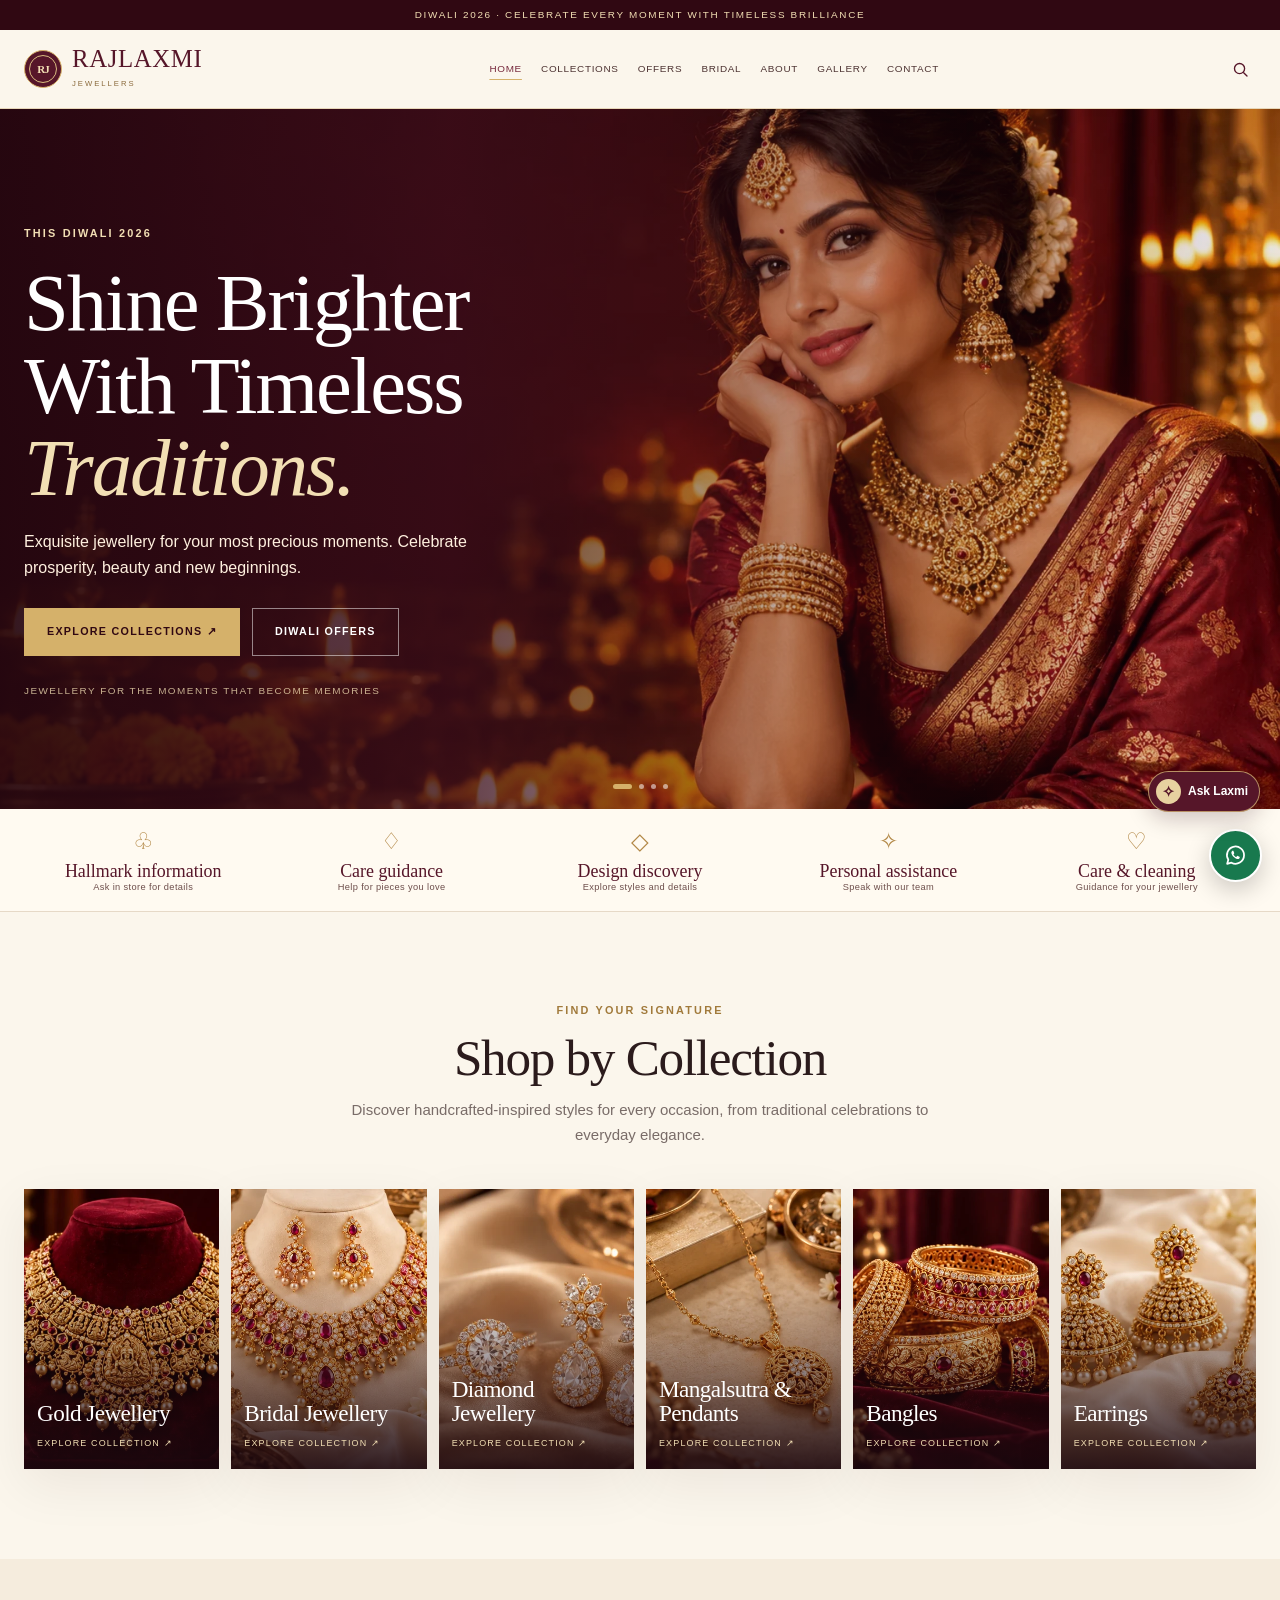
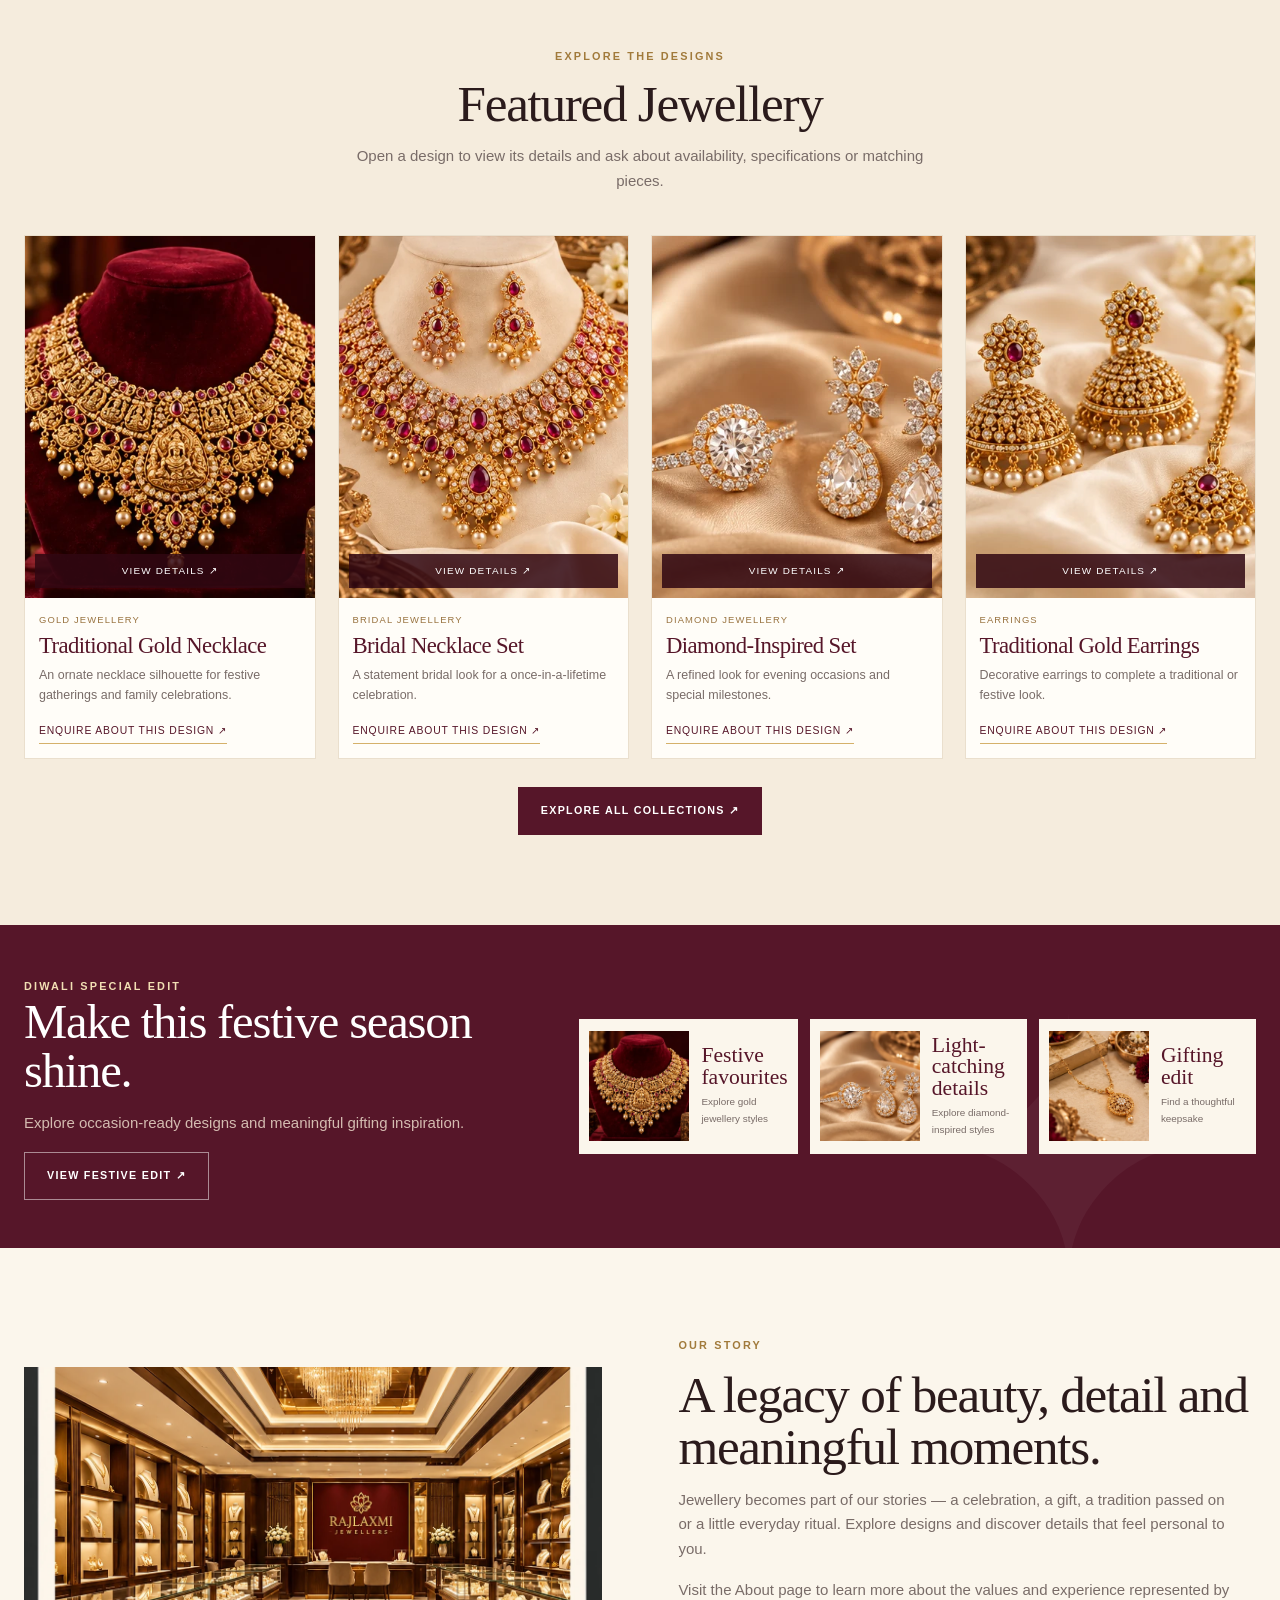
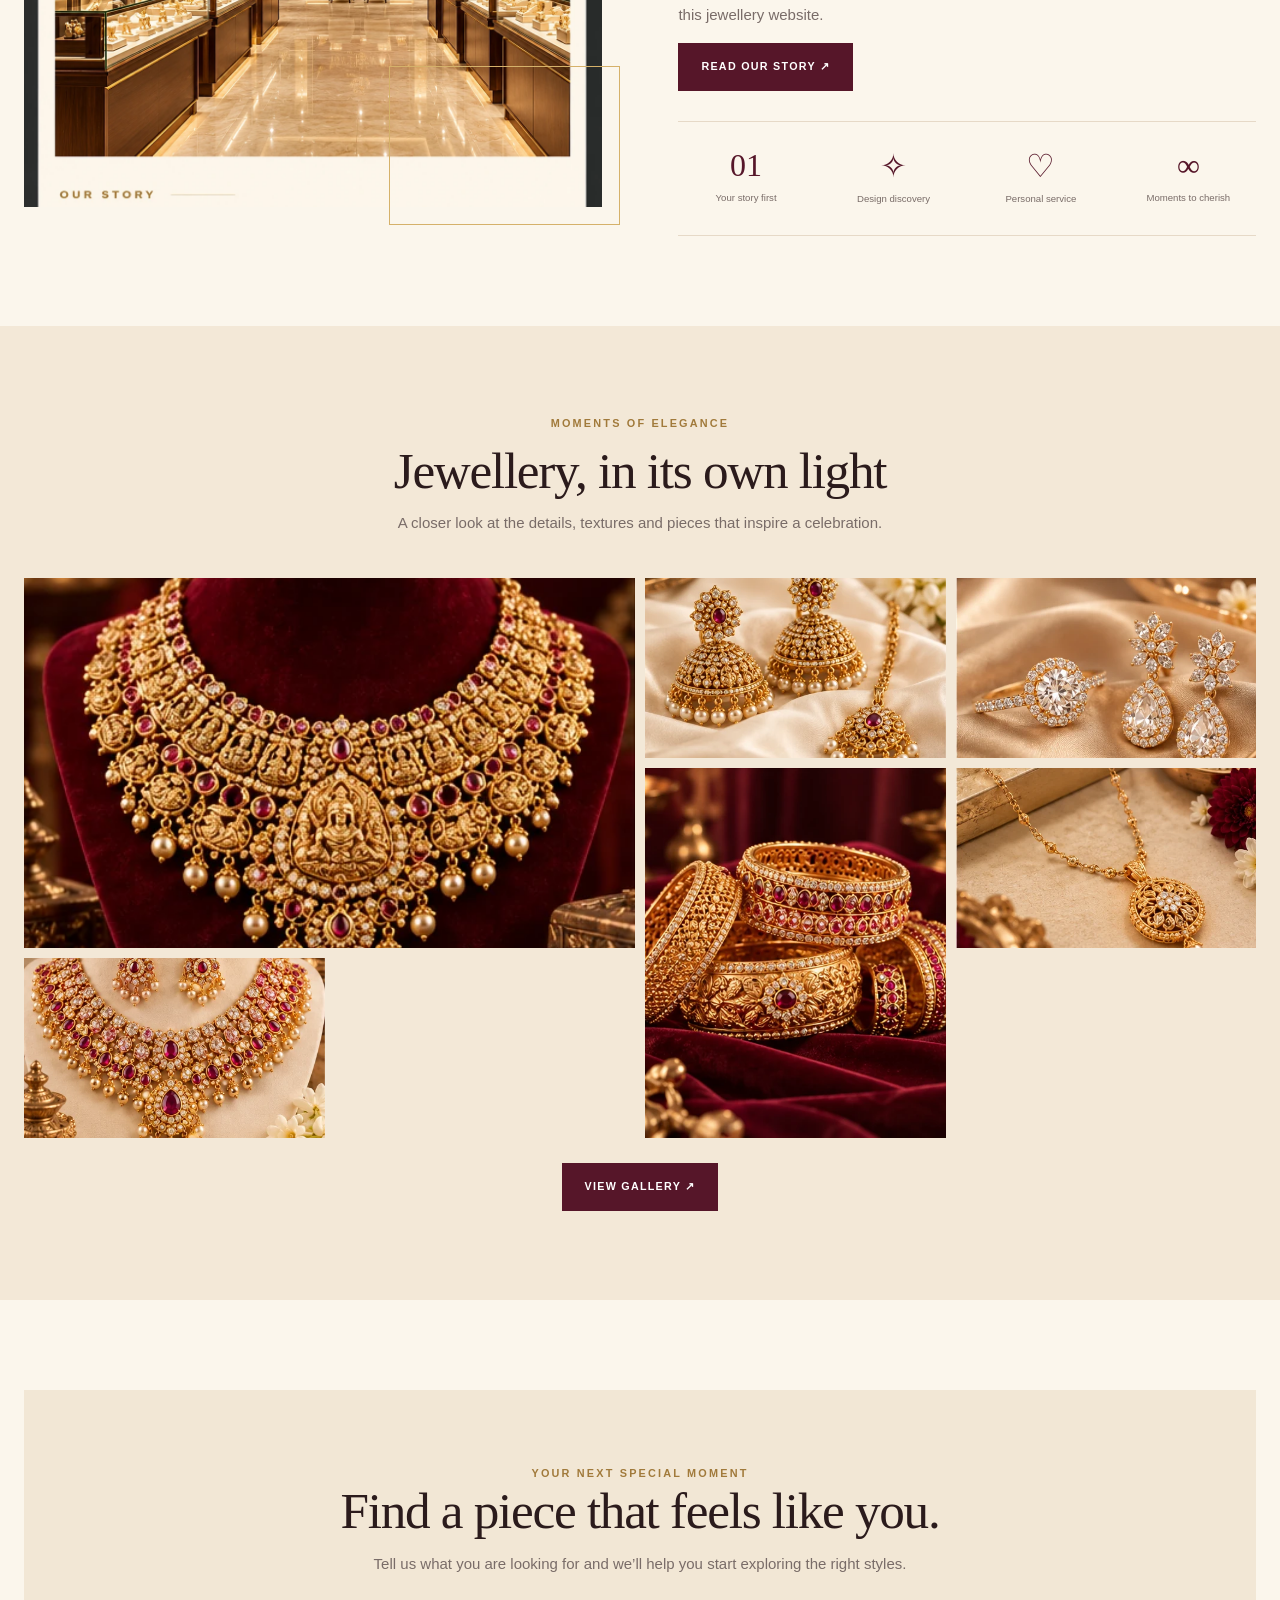
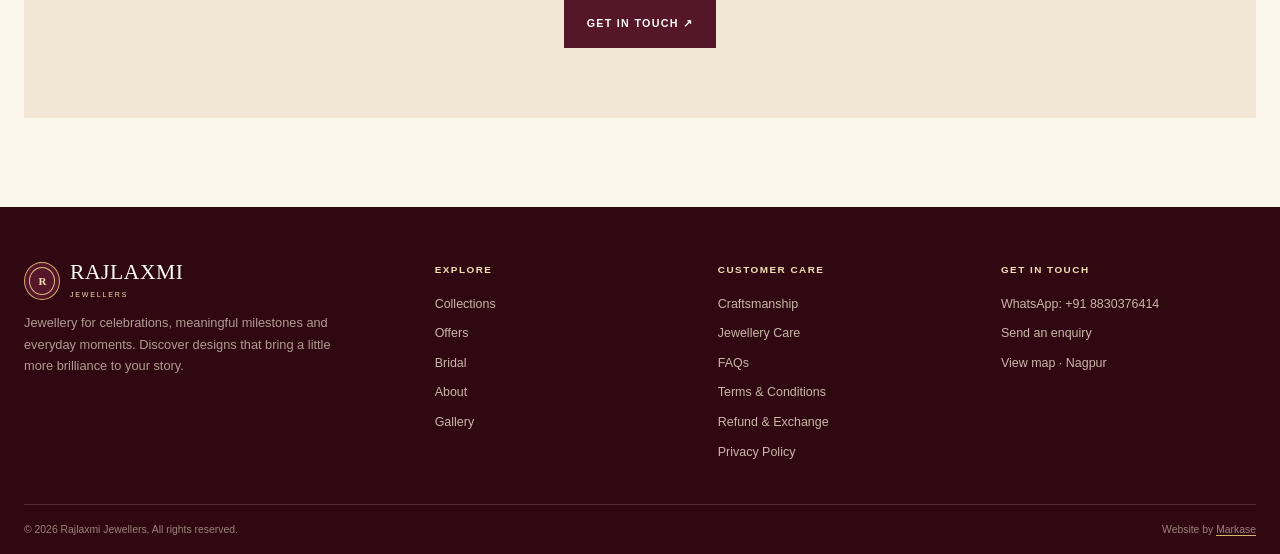
<file: index.html>
<!doctype html><html lang="en"><head><meta charset="utf-8"><meta name="viewport" content="width=device-width, initial-scale=1, viewport-fit=cover"><meta name="theme-color" content="#561629"><meta name="description" content="Explore Rajlaxmi Jewellers collections, bridal inspiration and the Diwali 2026 festive edit."><title>Home | Rajlaxmi Jewellers</title><link rel="stylesheet" href="assets/css/style.css"><script src="assets/js/main.js" defer></script></head><body><div data-site-header></div><main><section class="hero"><img src="assets/images/diwali-2026-hero.webp" alt="Indian bridal jewellery and festive Diwali styling" loading="lazy" decoding="async" fetchpriority="high"><div class="hero-content"><div class="hero-copy"><span class="eyebrow">This Diwali 2026</span><h1>Shine Brighter<br>With Timeless <em>Traditions.</em></h1><p>Exquisite jewellery for your most precious moments. Celebrate prosperity, beauty and new beginnings.</p><div class="hero-actions"><a class="btn" href="collections.html">Explore collections ↗</a><a class="btn btn-ghost" href="offers.html">Diwali offers</a></div><div class="hero-note">Jewellery for the moments that become memories</div></div></div><div class="hero-pagination"><span></span><span></span><span></span><span></span></div></section>
<section class="trust-strip"><div class="container trust-grid"><div class="trust-item"><span class="trust-icon">♧</span>Hallmark information<small>Ask in store for details</small></div><div class="trust-item"><span class="trust-icon">♢</span>Care guidance<small>Help for pieces you love</small></div><div class="trust-item"><span class="trust-icon">◇</span>Design discovery<small>Explore styles and details</small></div><div class="trust-item"><span class="trust-icon">✧</span>Personal assistance<small>Speak with our team</small></div><div class="trust-item"><span class="trust-icon">♡</span>Care & cleaning<small>Guidance for your jewellery</small></div></div></section>
<section class="section"><div class="container"><div class="section-head"><span class="eyebrow">Find your signature</span><h2>Shop by Collection</h2><p>Discover handcrafted-inspired styles for every occasion, from traditional celebrations to everyday elegance.</p></div><div class="collection-grid">
<a class="collection-card" href="collections.html?category=Gold%20Jewellery"><img src="assets/images/bridal-necklace.webp" alt="Traditional gold necklace" loading="lazy" decoding="async" ><div class="collection-label"><h3>Gold Jewellery</h3><span>Explore collection ↗</span></div></a><a class="collection-card" href="bridal.html"><img src="assets/images/bridal-set.webp" alt="Bridal necklace and earrings" loading="lazy" decoding="async" ><div class="collection-label"><h3>Bridal Jewellery</h3><span>Explore collection ↗</span></div></a><a class="collection-card" href="collections.html?category=Diamond%20Jewellery"><img src="assets/images/diamond-set.webp" alt="Diamond jewellery set" loading="lazy" decoding="async" ><div class="collection-label"><h3>Diamond Jewellery</h3><span>Explore collection ↗</span></div></a><a class="collection-card" href="collections.html?category=Mangalsutra"><img src="assets/images/pendant.webp" alt="Gold pendant necklace" loading="lazy" decoding="async" ><div class="collection-label"><h3>Mangalsutra & Pendants</h3><span>Explore collection ↗</span></div></a><a class="collection-card" href="collections.html"><img src="assets/images/bangles.webp" alt="Traditional gold bangles" loading="lazy" decoding="async" ><div class="collection-label"><h3>Bangles</h3><span>Explore collection ↗</span></div></a><a class="collection-card" href="collections.html"><img src="assets/images/earrings.webp" alt="Gold earrings" loading="lazy" decoding="async" ><div class="collection-label"><h3>Earrings</h3><span>Explore collection ↗</span></div></a></div></div></section>
<section class="section" style="background:#f5ecdd"><div class="container"><div class="section-head"><span class="eyebrow">Explore the designs</span><h2>Featured Jewellery</h2><p>Open a design to view its details and ask about availability, specifications or matching pieces.</p></div><div class="product-grid" data-product-grid data-limit="4"><a class="product-card" href="product.html?id=gold-necklace"><div class="product-image"><img src="assets/images/bridal-necklace.webp" alt="Traditional gold necklace" loading="lazy"><span class="product-view">View details ↗</span></div><div class="product-meta"><span class="product-category">Gold Jewellery</span><h3>Traditional Gold Necklace</h3><p>Enquire about this design.</p></div></a><a class="product-card" href="product.html?id=mangalsutra"><div class="product-image"><img src="assets/images/bridal-necklace.webp" alt="Traditional mangalsutra inspiration" loading="lazy"><span class="product-view">View details ↗</span></div><div class="product-meta"><span class="product-category">Mangalsutra</span><h3>Traditional Mangalsutra</h3><p>Enquire about this design.</p></div></a><a class="product-card" href="product.html?id=gold-earrings"><div class="product-image"><img src="assets/images/earrings.webp" alt="Traditional earrings" loading="lazy"><span class="product-view">View details ↗</span></div><div class="product-meta"><span class="product-category">Earrings</span><h3>Traditional Gold Earrings</h3><p>Enquire about this design.</p></div></a><a class="product-card" href="product.html?id=gold-bangles"><div class="product-image"><img src="assets/images/bangles.webp" alt="Classic gold bangles" loading="lazy"><span class="product-view">View details ↗</span></div><div class="product-meta"><span class="product-category">Bangles & Bracelets</span><h3>Classic Gold Bangles</h3><p>Enquire about this design.</p></div></a></div><div style="text-align:center;margin-top:28px"><a class="btn btn-dark" href="collections.html">Explore all collections ↗</a></div></div></section>
<section class="promo-band"><div class="container promo-inner"><div><span class="eyebrow" style="color:var(--gold2)">Diwali special edit</span><h2>Make this festive season shine.</h2><p>Explore occasion-ready designs and meaningful gifting inspiration.</p><a class="btn btn-ghost" href="offers.html">View festive edit ↗</a></div><div class="offer-grid"><article class="offer-card"><img src="assets/images/bridal-necklace.webp" alt="Gold necklace offer artwork" loading="lazy" decoding="async" ><div><strong>Festive favourites</strong><small>Explore gold jewellery styles</small></div></article><article class="offer-card"><img src="assets/images/diamond-set.webp" alt="Diamond jewellery offer artwork" loading="lazy" decoding="async" ><div><strong>Light-catching details</strong><small>Explore diamond-inspired styles</small></div></article><article class="offer-card"><img src="assets/images/pendant.webp" alt="Jewellery gift inspiration" loading="lazy" decoding="async" ><div><strong>Gifting edit</strong><small>Find a thoughtful keepsake</small></div></article></div></div></section>
<section class="section"><div class="container split"><div class="split-image"><img src="assets/images/showroom-editorial.webp" alt="Warmly lit jewellery showroom editorial image" loading="lazy" decoding="async" ><span class="image-frame"></span></div><div class="split-copy"><span class="eyebrow">Our story</span><h2>A legacy of beauty, detail and meaningful moments.</h2><p>Jewellery becomes part of our stories — a celebration, a gift, a tradition passed on or a little everyday ritual. Explore designs and discover details that feel personal to you.</p><p>Visit the About page to learn more about the values and experience represented by this jewellery website.</p><a class="btn btn-dark" href="about.html">Read our story ↗</a><div class="stats"><div class="stat"><strong>01</strong><small>Your story first</small></div><div class="stat"><strong>✧</strong><small>Design discovery</small></div><div class="stat"><strong>♡</strong><small>Personal service</small></div><div class="stat"><strong>∞</strong><small>Moments to cherish</small></div></div></div></div></section>
<section class="section" style="background:#f3e8d7"><div class="container"><div class="section-head"><span class="eyebrow">Moments of elegance</span><h2>Jewellery, in its own light</h2><p>A closer look at the details, textures and pieces that inspire a celebration.</p></div><div class="gallery-grid"><a href="gallery.html"><img src="assets/images/bridal-necklace.webp" alt="Gold bridal necklace" loading="lazy" decoding="async" ></a><a href="gallery.html"><img src="assets/images/earrings.webp" alt="Gold earrings" loading="lazy" decoding="async" ></a><a href="gallery.html"><img src="assets/images/diamond-set.webp" alt="Diamond jewellery" loading="lazy" decoding="async" ></a><a href="gallery.html"><img src="assets/images/bangles.webp" alt="Traditional bangles" loading="lazy" decoding="async" ></a><a href="gallery.html"><img src="assets/images/pendant.webp" alt="Gold pendant" loading="lazy" decoding="async" ></a><a href="gallery.html"><img src="assets/images/bridal-set.webp" alt="Bridal jewellery set" loading="lazy" decoding="async" ></a></div><div style="text-align:center;margin-top:25px"><a class="btn btn-dark" href="gallery.html">View gallery ↗</a></div></div></section>
<section class="section"><div class="container"><div class="cta-panel"><span class="eyebrow">Your next special moment</span><h2>Find a piece that feels like you.</h2><p>Tell us what you are looking for and we’ll help you start exploring the right styles.</p><a class="btn btn-dark" href="contact.html">Get in touch ↗</a></div></div></section></main><div data-site-footer></div></body></html>
</file>
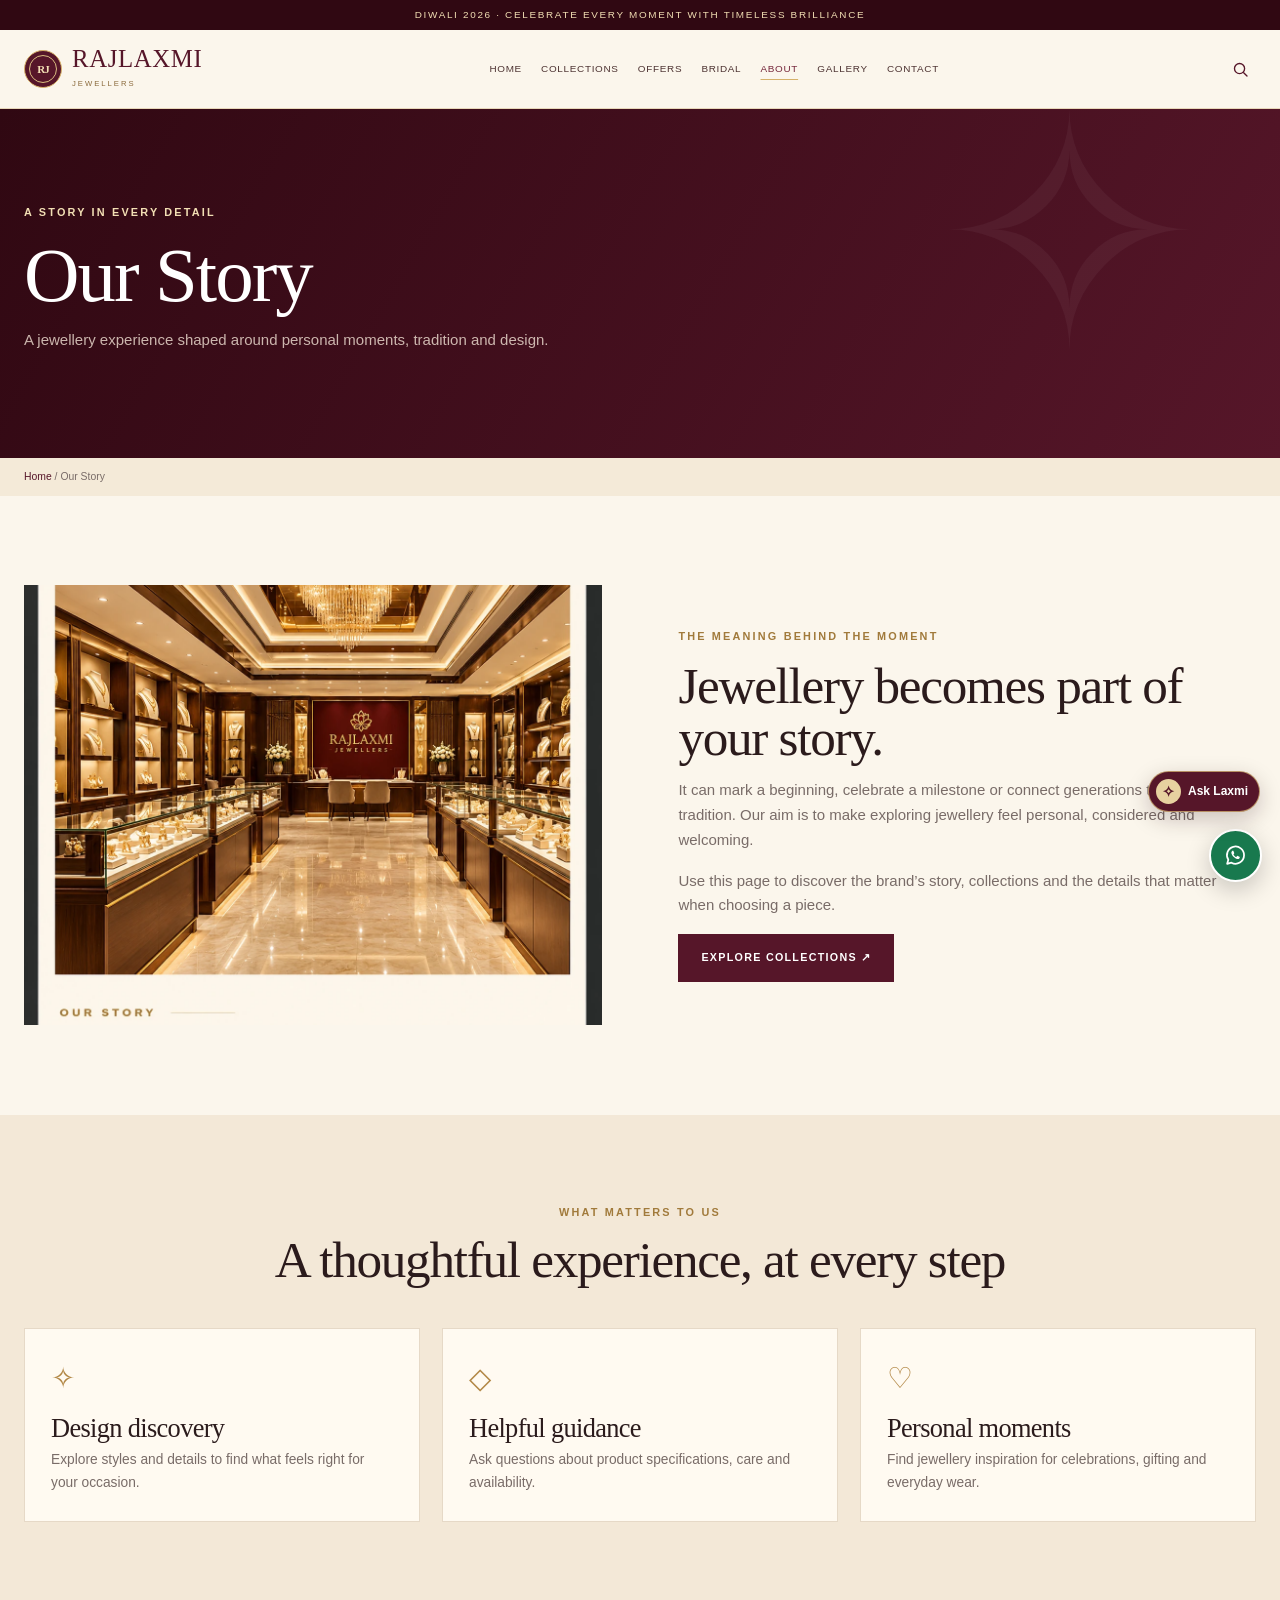
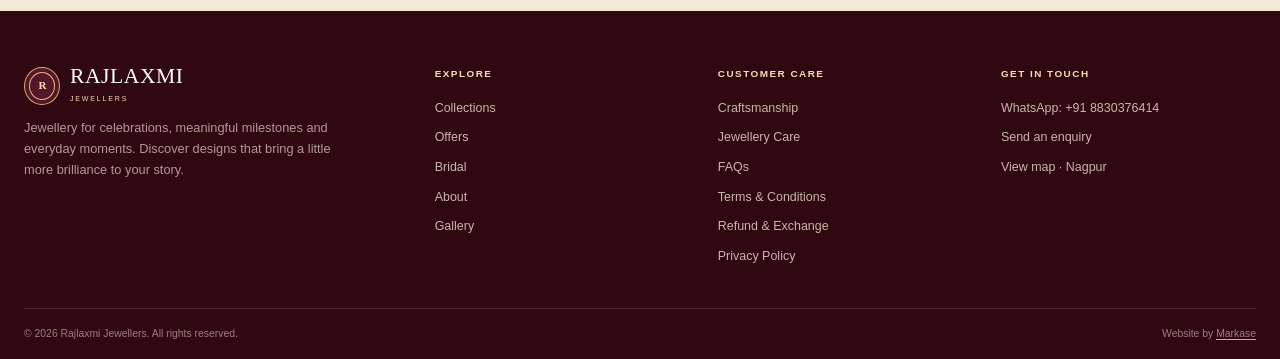
<file: about.html>
<!doctype html><html lang="en"><head><meta charset="utf-8"><meta name="viewport" content="width=device-width, initial-scale=1, viewport-fit=cover"><meta name="theme-color" content="#561629"><meta name="description" content="Discover the values and story behind the Rajlaxmi Jewellers experience."><title>Our Story | Rajlaxmi Jewellers</title><link rel="stylesheet" href="assets/css/style.css"><script src="assets/js/main.js" defer></script></head><body><div data-site-header></div><main><section class="page-hero"><div class="container"><span class="eyebrow">A story in every detail</span><h1>Our Story</h1><p>A jewellery experience shaped around personal moments, tradition and design.</p></div></section><div class="crumb"><div class="container"><a href="index.html">Home</a> / Our Story</div></div><section class="section"><div class="container split"><div class="split-image"><img src="assets/images/showroom-editorial.webp" alt="Warmly lit jewellery showroom image" loading="lazy" decoding="async" ></div><div class="split-copy"><span class="eyebrow">The meaning behind the moment</span><h2>Jewellery becomes part of your story.</h2><p>It can mark a beginning, celebrate a milestone or connect generations through tradition. Our aim is to make exploring jewellery feel personal, considered and welcoming.</p><p>Use this page to discover the brand’s story, collections and the details that matter when choosing a piece.</p><a class="btn btn-dark" href="collections.html">Explore collections ↗</a></div></div></section><section class="section" style="background:#f3e8d7"><div class="container"><div class="section-head"><span class="eyebrow">What matters to us</span><h2>A thoughtful experience, at every step</h2></div><div class="feature-grid"><article class="feature-card"><span class="symbol">✧</span><h3>Design discovery</h3><p>Explore styles and details to find what feels right for your occasion.</p></article><article class="feature-card"><span class="symbol">◇</span><h3>Helpful guidance</h3><p>Ask questions about product specifications, care and availability.</p></article><article class="feature-card"><span class="symbol">♡</span><h3>Personal moments</h3><p>Find jewellery inspiration for celebrations, gifting and everyday wear.</p></article></div></div></section></main><div data-site-footer></div></body></html>
</file>
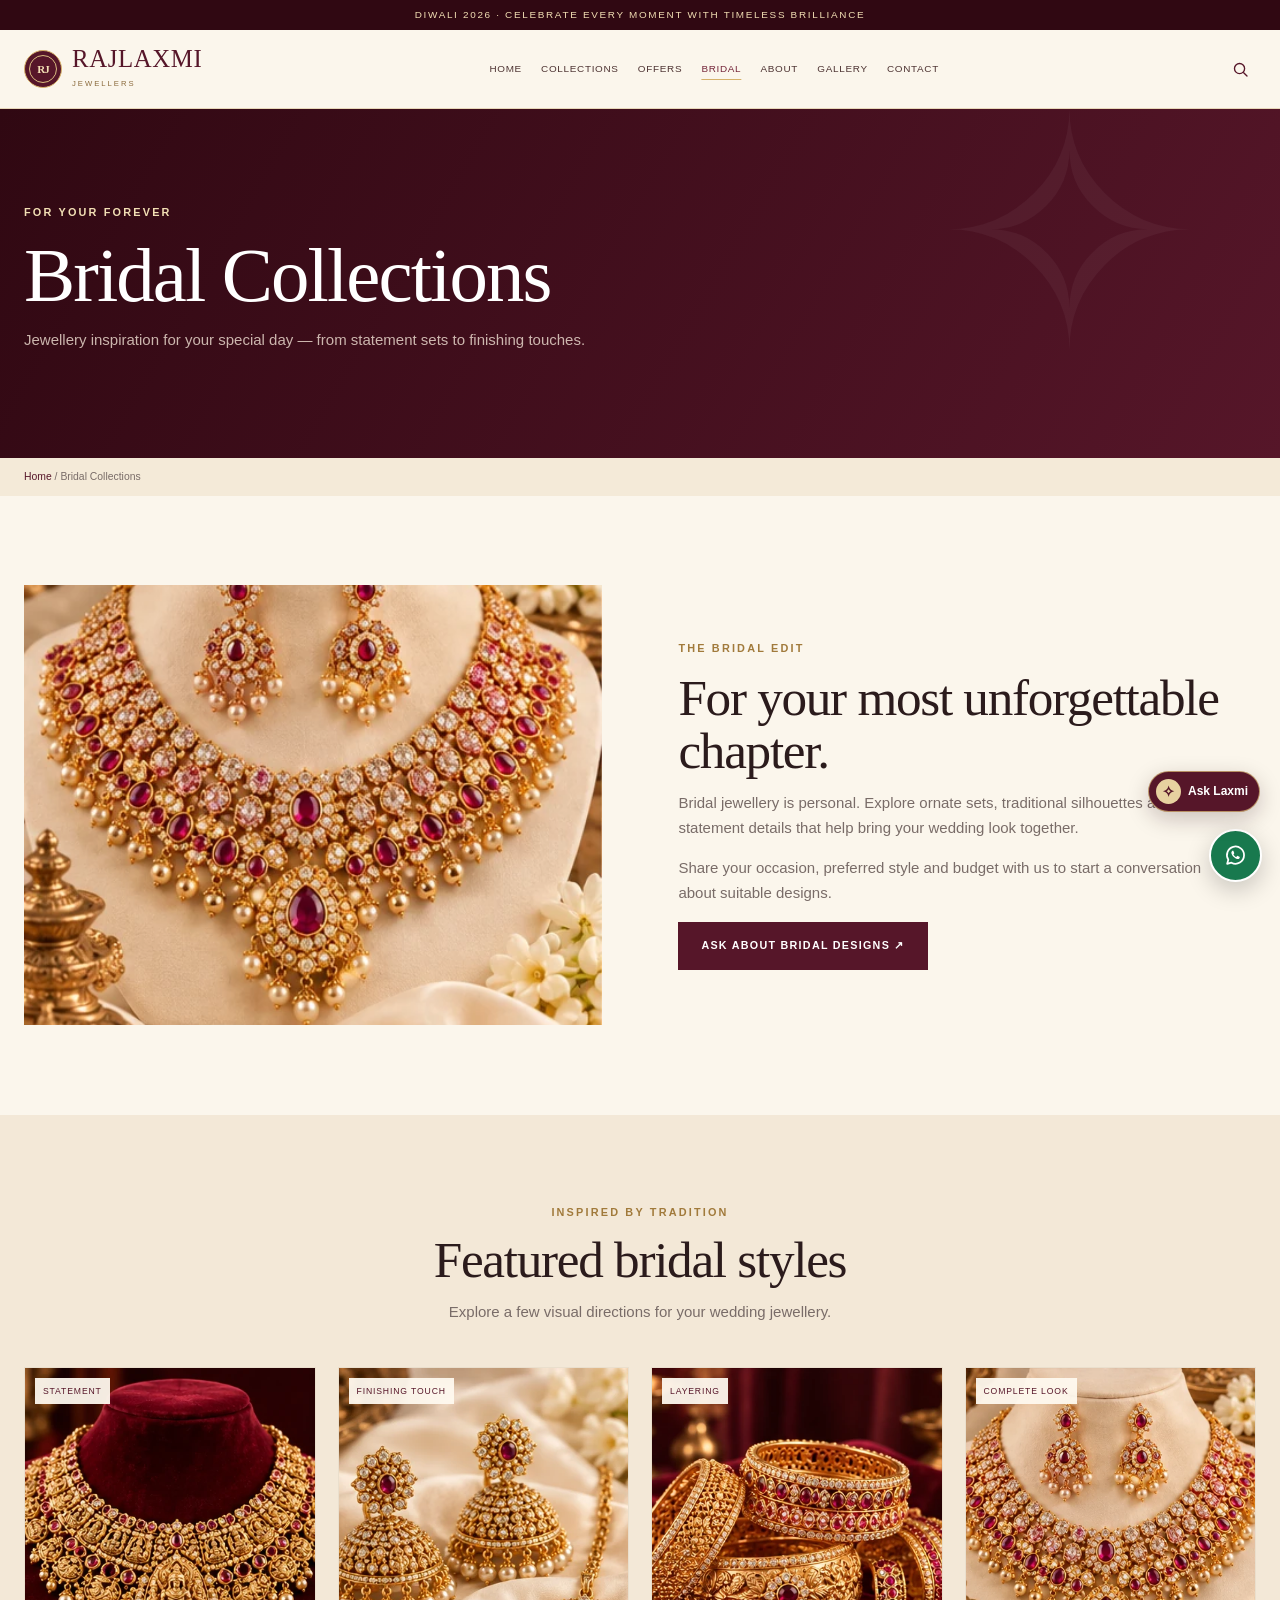
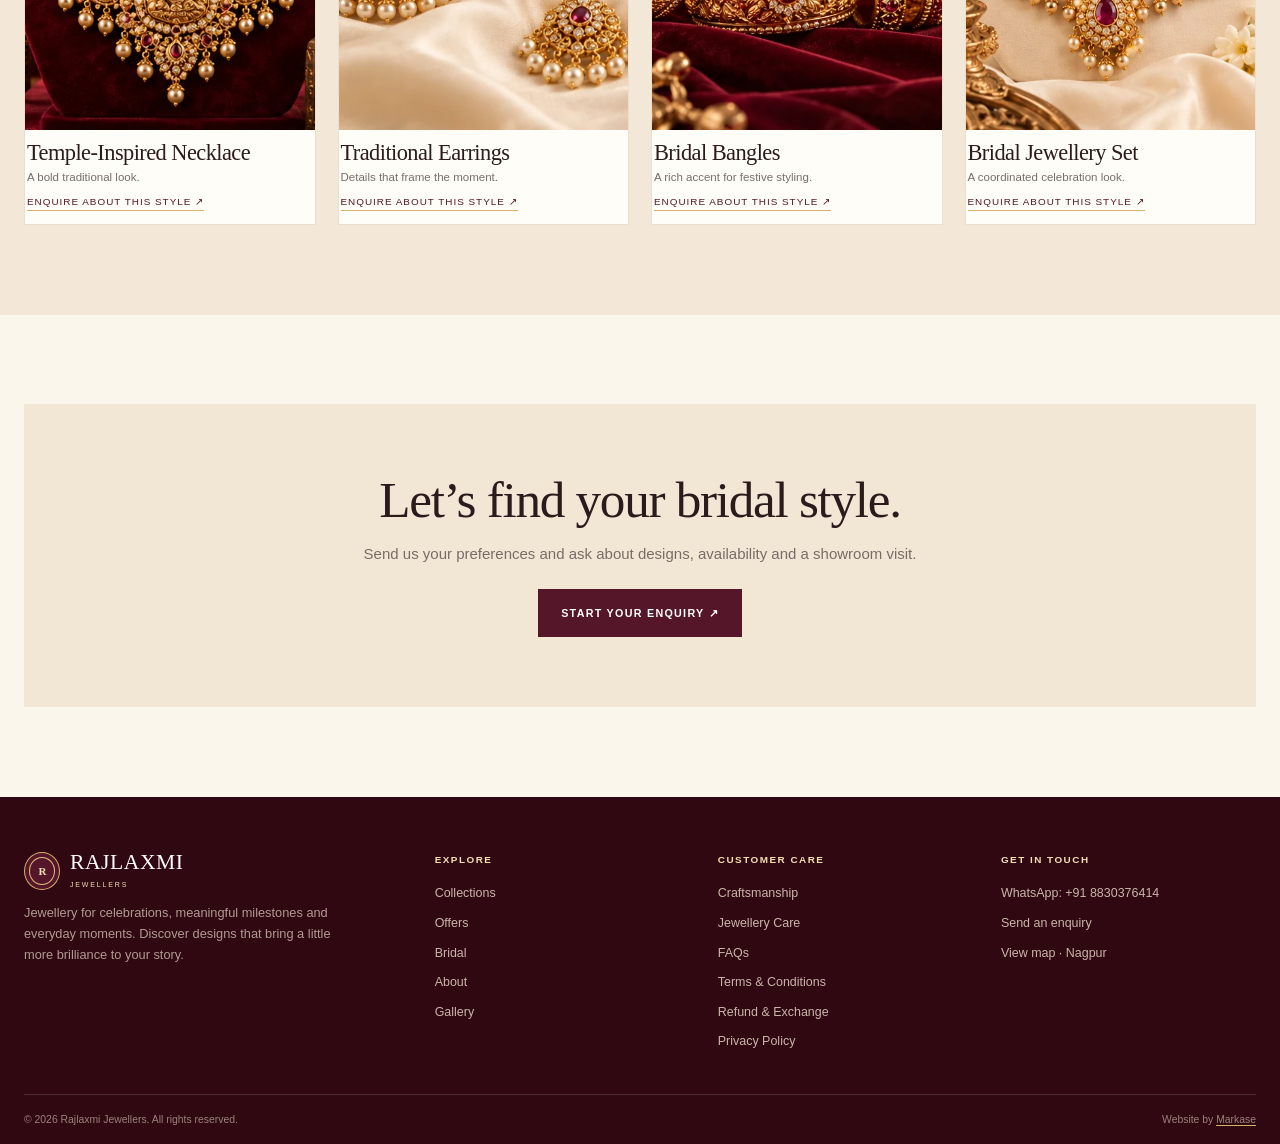
<file: bridal.html>
<!doctype html><html lang="en"><head><meta charset="utf-8"><meta name="viewport" content="width=device-width, initial-scale=1, viewport-fit=cover"><meta name="theme-color" content="#561629"><meta name="description" content="Bridal jewellery inspiration and enquiry options for special occasions."><title>Bridal Collections | Rajlaxmi Jewellers</title><link rel="stylesheet" href="assets/css/style.css"><script src="assets/js/main.js" defer></script></head><body><div data-site-header></div><main><section class="page-hero"><div class="container"><span class="eyebrow">For your forever</span><h1>Bridal Collections</h1><p>Jewellery inspiration for your special day — from statement sets to finishing touches.</p></div></section><div class="crumb"><div class="container"><a href="index.html">Home</a> / Bridal Collections</div></div><section class="section"><div class="container split"><div class="split-image"><img src="assets/images/bridal-set.webp" alt="Traditional bridal necklace and earring set" loading="lazy" decoding="async" ></div><div class="split-copy"><span class="eyebrow">The bridal edit</span><h2>For your most unforgettable chapter.</h2><p>Bridal jewellery is personal. Explore ornate sets, traditional silhouettes and statement details that help bring your wedding look together.</p><p>Share your occasion, preferred style and budget with us to start a conversation about suitable designs.</p><a class="btn btn-dark" href="contact.html">Ask about bridal designs ↗</a></div></div></section><section class="section" style="background:#f3e8d7"><div class="container"><div class="section-head"><span class="eyebrow">Inspired by tradition</span><h2>Featured bridal styles</h2><p>Explore a few visual directions for your wedding jewellery.</p></div><div class="product-grid"><article class="product-card"><div class="product-image"><img src="assets/images/bridal-necklace.webp" alt="Temple-Inspired Necklace" loading="lazy" decoding="async" ><span class="product-tag">Statement</span></div><div class="product-info"><h3>Temple-Inspired Necklace</h3><p>A bold traditional look.</p><a href="contact.html">Enquire about this style ↗</a></div></article><article class="product-card"><div class="product-image"><img src="assets/images/earrings.webp" alt="Traditional Earrings" loading="lazy" decoding="async" ><span class="product-tag">Finishing touch</span></div><div class="product-info"><h3>Traditional Earrings</h3><p>Details that frame the moment.</p><a href="contact.html">Enquire about this style ↗</a></div></article><article class="product-card"><div class="product-image"><img src="assets/images/bangles.webp" alt="Bridal Bangles" loading="lazy" decoding="async" ><span class="product-tag">Layering</span></div><div class="product-info"><h3>Bridal Bangles</h3><p>A rich accent for festive styling.</p><a href="contact.html">Enquire about this style ↗</a></div></article><article class="product-card"><div class="product-image"><img src="assets/images/bridal-set.webp" alt="Bridal Jewellery Set" loading="lazy" decoding="async" ><span class="product-tag">Complete look</span></div><div class="product-info"><h3>Bridal Jewellery Set</h3><p>A coordinated celebration look.</p><a href="contact.html">Enquire about this style ↗</a></div></article></div></div></section><section class="section"><div class="container"><div class="cta-panel"><h2>Let’s find your bridal style.</h2><p>Send us your preferences and ask about designs, availability and a showroom visit.</p><a class="btn btn-dark" href="contact.html">Start your enquiry ↗</a></div></div></section></main><div data-site-footer></div></body></html>
</file>
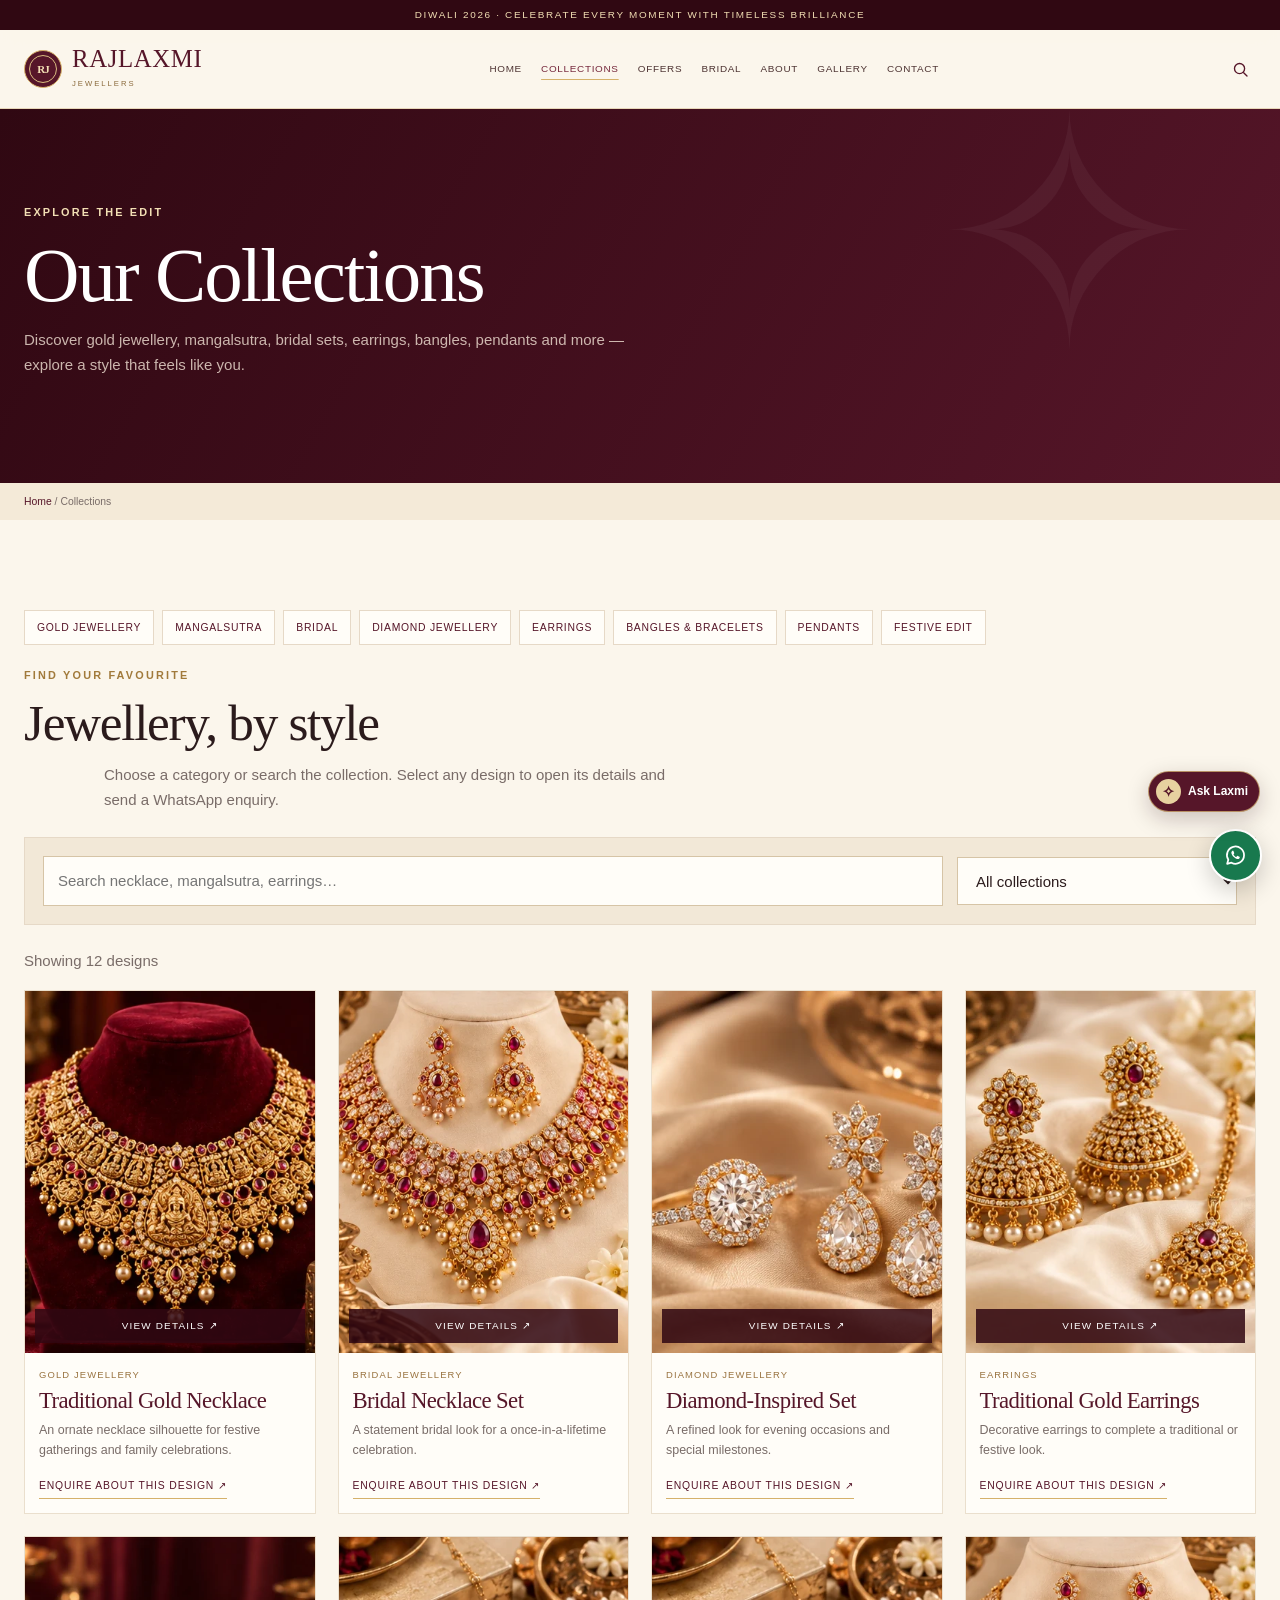
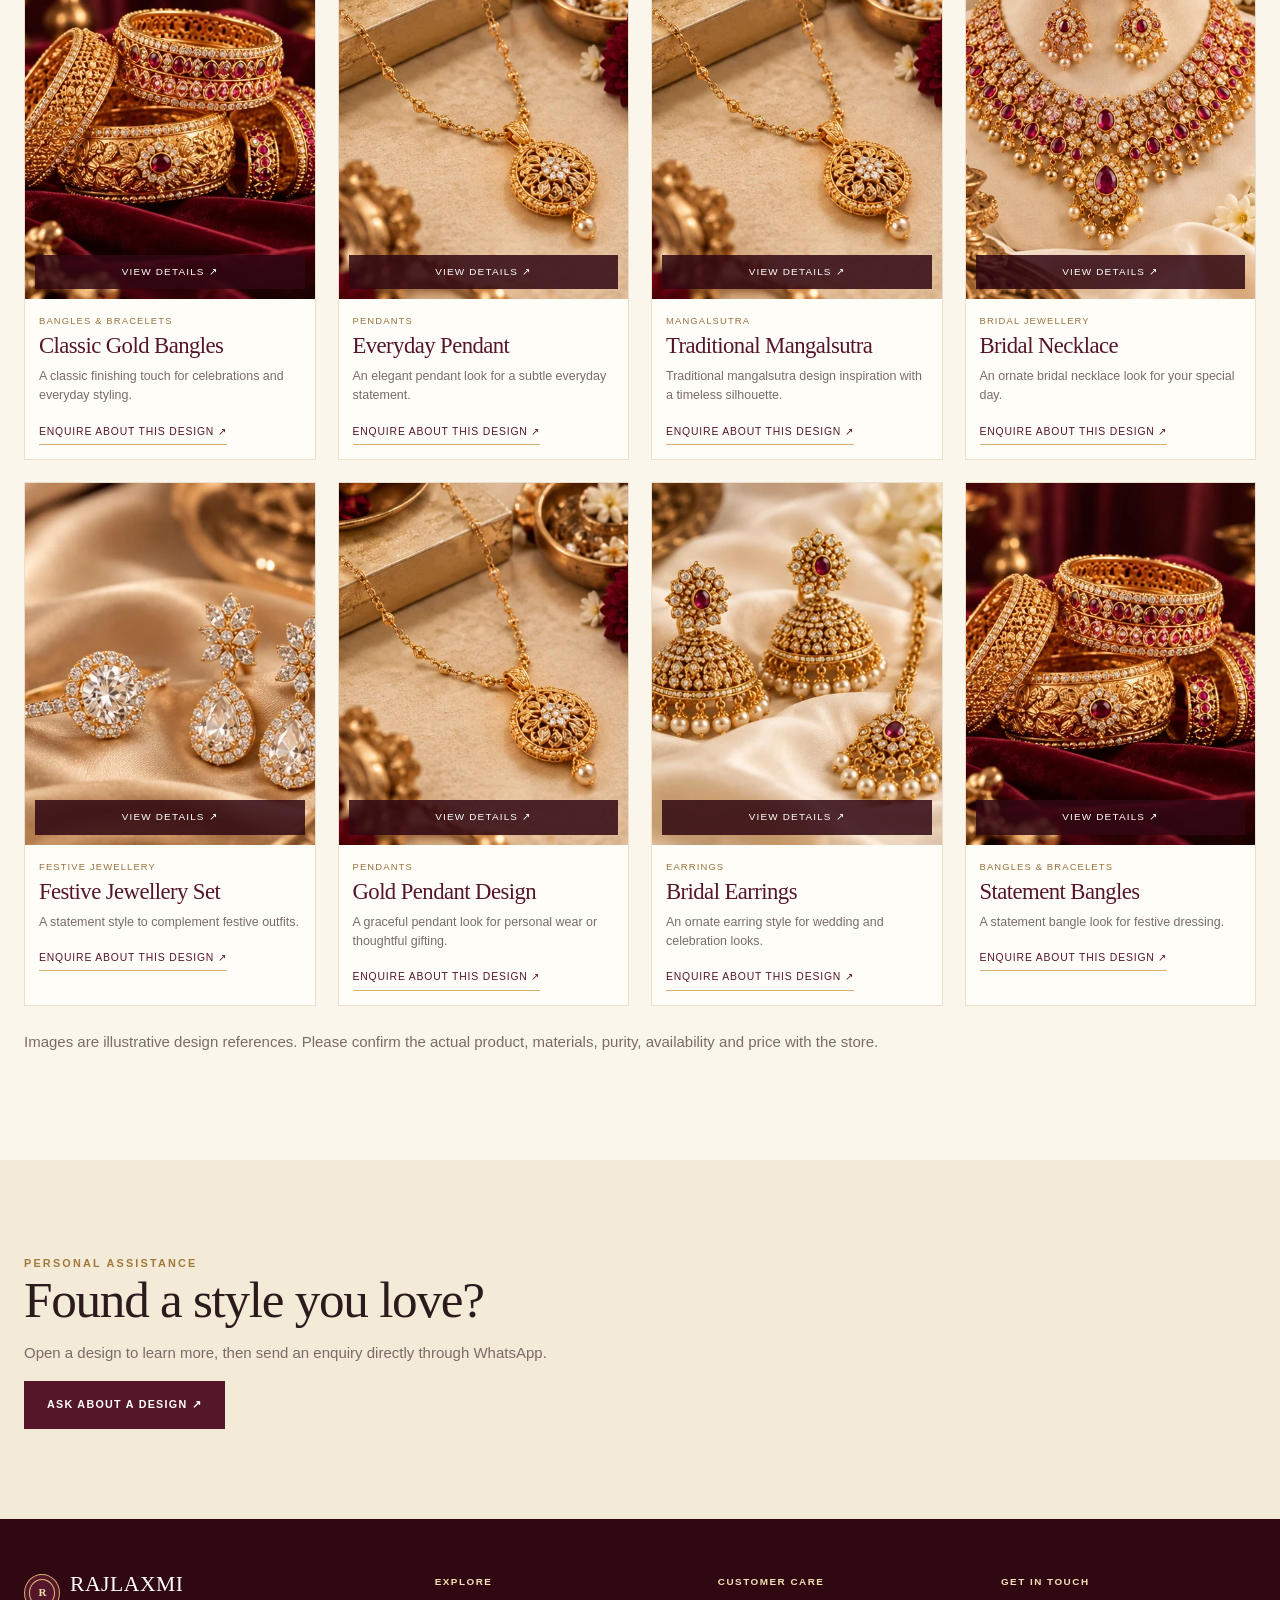
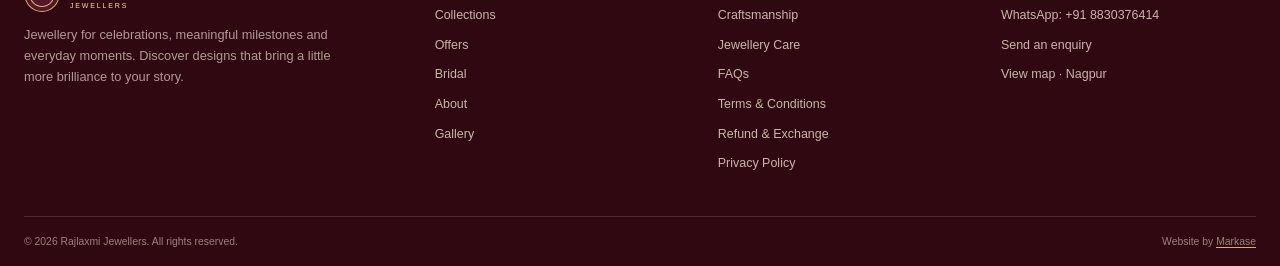
<file: collections.html>
<!doctype html>
<html lang="en"><head><meta charset="utf-8"><meta name="viewport" content="width=device-width, initial-scale=1, viewport-fit=cover"><meta name="theme-color" content="#561629"><meta name="description" content="Explore clickable jewellery designs across gold, mangalsutra, bridal, earrings, bangles and pendants."><title>Collections | Rajlaxmi Jewellers</title><link rel="stylesheet" href="assets/css/style.css"><script src="assets/js/main.js" defer></script></head><body><div data-site-header></div><main><section class="page-hero"><div class="container"><span class="eyebrow">Explore the edit</span><h1>Our Collections</h1><p>Discover gold jewellery, mangalsutra, bridal sets, earrings, bangles, pendants and more — explore a style that feels like you.</p></div></section>
<div class="crumb"><div class="container"><a href="index.html">Home</a> / Collections</div></div>
<section class="section"><div class="container">
<div class="category-pills"><a href="#catalogue" data-category-link="Gold Jewellery">Gold Jewellery</a><a href="#catalogue" data-category-link="Mangalsutra">Mangalsutra</a><a href="#catalogue" data-category-link="Bridal Jewellery">Bridal</a><a href="#catalogue" data-category-link="Diamond Jewellery">Diamond Jewellery</a><a href="#catalogue" data-category-link="Earrings">Earrings</a><a href="#catalogue" data-category-link="Bangles & Bracelets">Bangles & Bracelets</a><a href="#catalogue" data-category-link="Pendants">Pendants</a><a href="#catalogue" data-category-link="Festive Jewellery">Festive Edit</a></div>
<div class="section-head" style="text-align:left;margin:0 0 24px"><span class="eyebrow">Find your favourite</span><h2>Jewellery, by style</h2><p>Choose a category or search the collection. Select any design to open its details and send a WhatsApp enquiry.</p></div>
<div id="catalogue" class="catalogue-toolbar"><input id="product-search" type="search" placeholder="Search necklace, mangalsutra, earrings…" aria-label="Search jewellery designs"><select id="category-filter" aria-label="Filter by category"><option>All collections</option><option>Gold Jewellery</option><option>Bridal Jewellery</option><option>Diamond Jewellery</option><option>Earrings</option><option>Bangles & Bracelets</option><option>Pendants</option><option>Mangalsutra</option><option>Festive Jewellery</option></select></div>
<p id="product-count" aria-live="polite">Explore the collection</p><div class="product-grid" data-product-grid><a class="product-card" href="product.html?id=gold-necklace"><div class="product-image"><img src="assets/images/bridal-necklace.webp" alt="Traditional gold necklace"><span class="product-view">View details ↗</span></div><div class="product-meta"><span class="product-category">Gold Jewellery</span><h3>Traditional Gold Necklace</h3><p>Explore design details and enquire on WhatsApp.</p></div></a></div>
<p class="disclaimer" style="margin-top:24px">Images are illustrative design references. Please confirm the actual product, materials, purity, availability and price with the store.</p>
</div></section>
<section class="section" style="background:var(--cream)"><div class="container"><div class="cta"><span class="eyebrow">Personal assistance</span><h2>Found a style you love?</h2><p>Open a design to learn more, then send an enquiry directly through WhatsApp.</p><a class="btn btn-dark" href="https://wa.me/918830376414?text=Hello%20Rajlaxmi%20Jewellers%2C%20I%20would%20like%20help%20exploring%20your%20collections." target="_blank" rel="noopener">Ask about a design ↗</a></div></div></section></main><div data-site-footer></div></body></html>
</file>
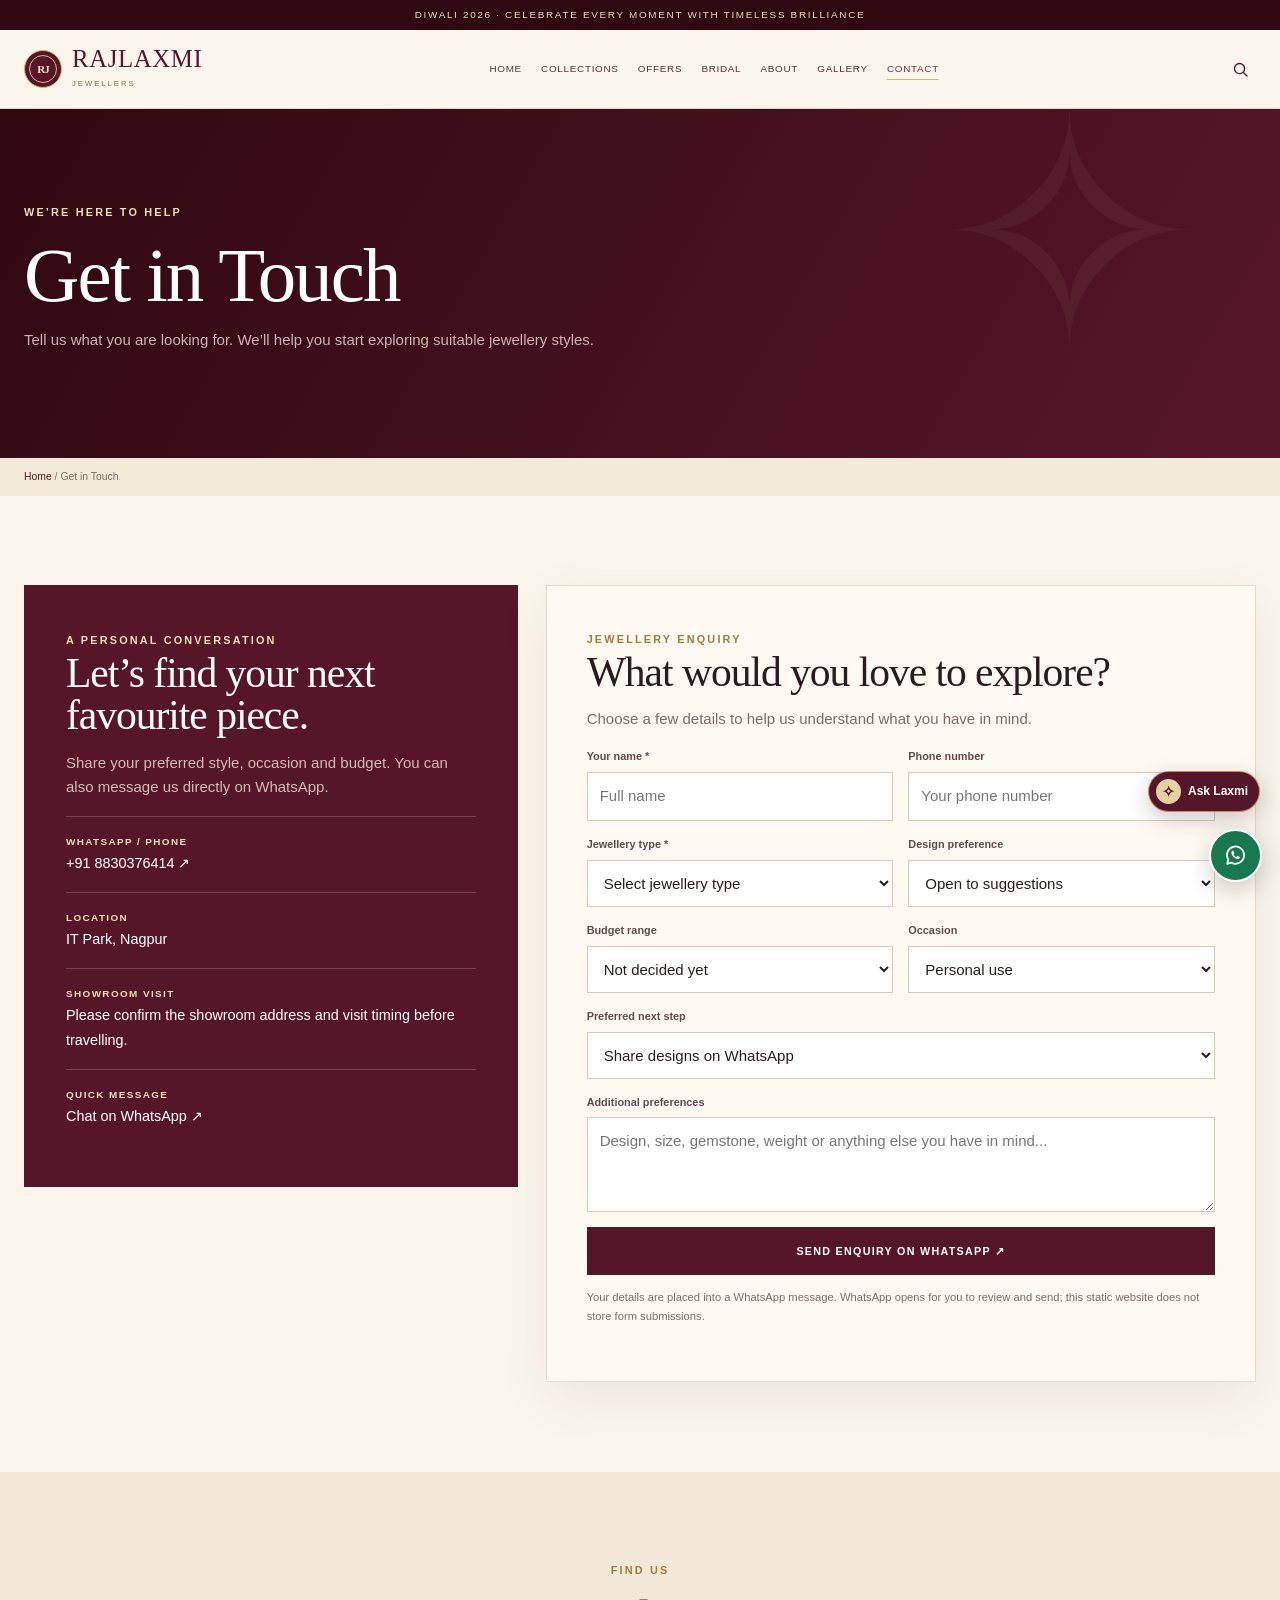
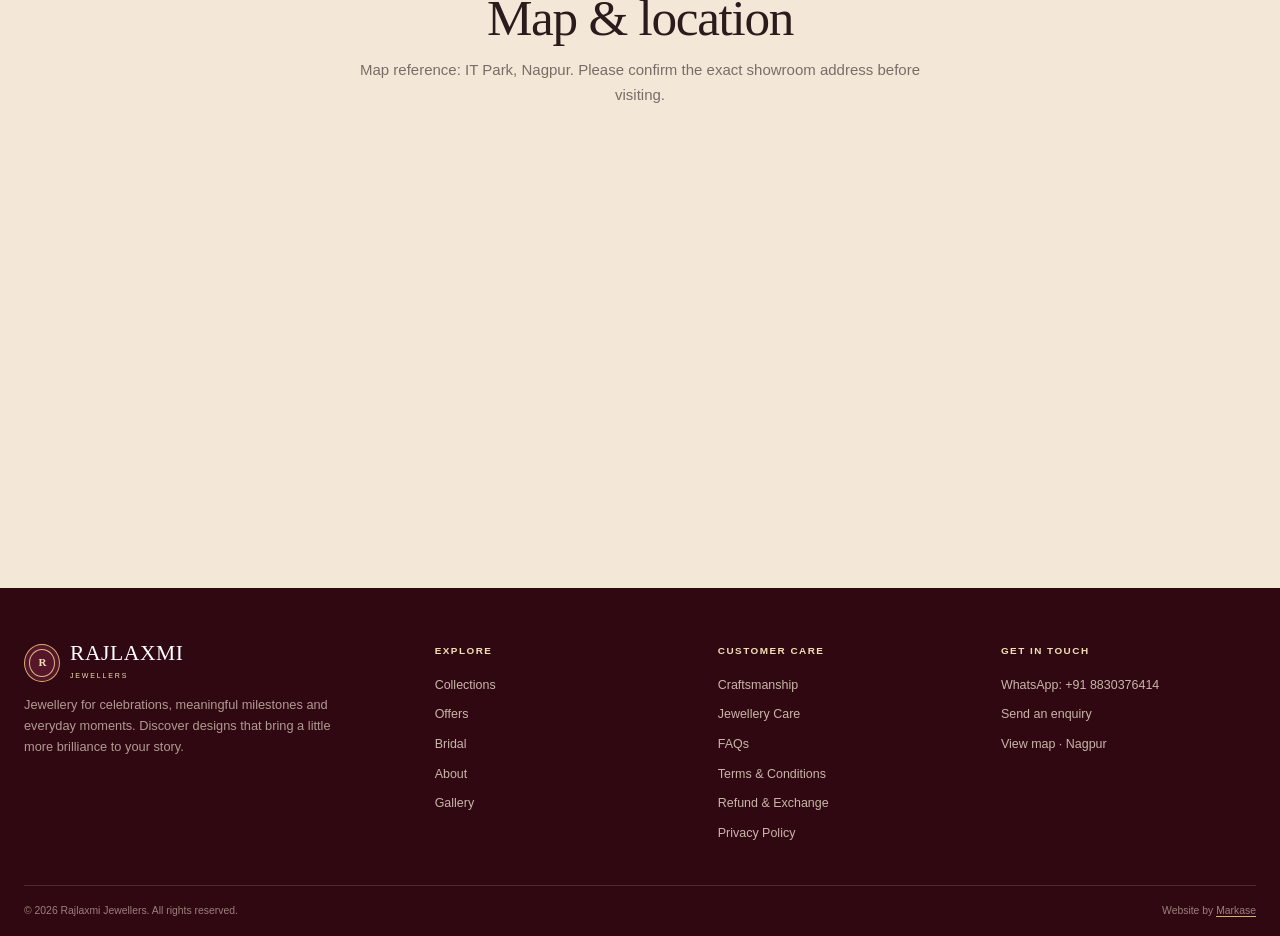
<file: contact.html>
<!doctype html><html lang="en"><head><meta charset="utf-8"><meta name="viewport" content="width=device-width, initial-scale=1, viewport-fit=cover"><meta name="theme-color" content="#561629"><meta name="description" content="Contact Rajlaxmi Jewellers, enquire about jewellery designs and view the Nagpur map reference."><title>Contact | Rajlaxmi Jewellers</title><link rel="stylesheet" href="assets/css/style.css"><script src="assets/js/main.js" defer></script></head><body><div data-site-header></div><main><section class="page-hero"><div class="container"><span class="eyebrow">We’re here to help</span><h1>Get in Touch</h1><p>Tell us what you are looking for. We’ll help you start exploring suitable jewellery styles.</p></div></section><div class="crumb"><div class="container"><a href="index.html">Home</a> / Get in Touch</div></div><section class="section"><div class="container contact-layout"><aside class="contact-info"><span class="eyebrow" style="color:var(--gold2)">A personal conversation</span><h2>Let’s find your next favourite piece.</h2><p>Share your preferred style, occasion and budget. You can also message us directly on WhatsApp.</p><div class="contact-detail"><strong>WhatsApp / Phone</strong><a href="https://wa.me/918830376414">+91 8830376414 ↗</a></div><div class="contact-detail"><strong>Location</strong><span>IT Park, Nagpur</span></div><div class="contact-detail"><strong>Showroom visit</strong><span>Please confirm the showroom address and visit timing before travelling.</span></div><div class="contact-detail"><strong>Quick message</strong><a href="https://wa.me/918830376414?text=Hello%20Rajlaxmi%20Jewellers%2C%20I%20would%20like%20to%20enquire%20about%20your%20collection." target="_blank" rel="noopener">Chat on WhatsApp ↗</a></div></aside><div class="form-card"><span class="eyebrow">Jewellery enquiry</span><h2>What would you love to explore?</h2><p>Choose a few details to help us understand what you have in mind.</p><form id="jewellery-enquiry"><div class="form-grid"><div class="field"><label for="name">Your name *</label><input id="name" name="name" required autocomplete="name" placeholder="Full name"></div><div class="field"><label for="phone">Phone number</label><input id="phone" name="phone" inputmode="tel" placeholder="Your phone number"></div><div class="field"><label for="type">Jewellery type *</label><select id="type" name="type" required><option value="">Select jewellery type</option><option>Gold jewellery</option><option>Diamond jewellery</option><option>Bridal jewellery</option><option>Necklaces</option><option>Earrings</option><option>Bangles & bracelets</option><option>Rings</option><option>Mangalsutra & pendants</option><option>Other</option></select></div><div class="field"><label for="style">Design preference</label><select id="style" name="style"><option>Open to suggestions</option><option>Traditional</option><option>Modern</option><option>Antique-inspired</option><option>Minimalist</option><option>Temple jewellery</option><option>Custom design</option></select></div><div class="field"><label for="budget">Budget range</label><select id="budget" name="budget"><option>Not decided yet</option><option>Under ₹10,000</option><option>₹10,000–₹25,000</option><option>₹25,000–₹50,000</option><option>₹50,000–₹1,00,000</option><option>Above ₹1,00,000</option></select></div><div class="field"><label for="occasion">Occasion</label><select id="occasion" name="occasion"><option>Personal use</option><option>Wedding</option><option>Engagement</option><option>Diwali / festival</option><option>Gift</option><option>Other</option></select></div><div class="field full"><label for="visit">Preferred next step</label><select id="visit" name="visit"><option>Share designs on WhatsApp</option><option>Ask about a showroom visit</option><option>Discuss a custom design</option><option>Ask about current availability</option></select></div><div class="field full"><label for="details">Additional preferences</label><textarea id="details" name="details" placeholder="Design, size, gemstone, weight or anything else you have in mind..."></textarea></div><div class="field full"><button class="btn btn-dark" type="submit">Send enquiry on WhatsApp ↗</button></div></div><p class="form-note">Your details are placed into a WhatsApp message. WhatsApp opens for you to review and send; this static website does not store form submissions.</p><div class="status" role="status" aria-live="polite"></div></form></div></div></section><section class="section" style="background:#f3e8d7"><div class="container"><div class="section-head"><span class="eyebrow">Find us</span><h2>Map & location</h2><p>Map reference: IT Park, Nagpur. Please confirm the exact showroom address before visiting.</p></div><iframe class="map" title="Map reference for IT Park, Nagpur" loading="lazy" referrerpolicy="no-referrer-when-downgrade" src="https://www.google.com/maps?q=IT%20Park%2C%20Nagpur&output=embed"></iframe></div></section></main><div data-site-footer></div></body></html>
</file>
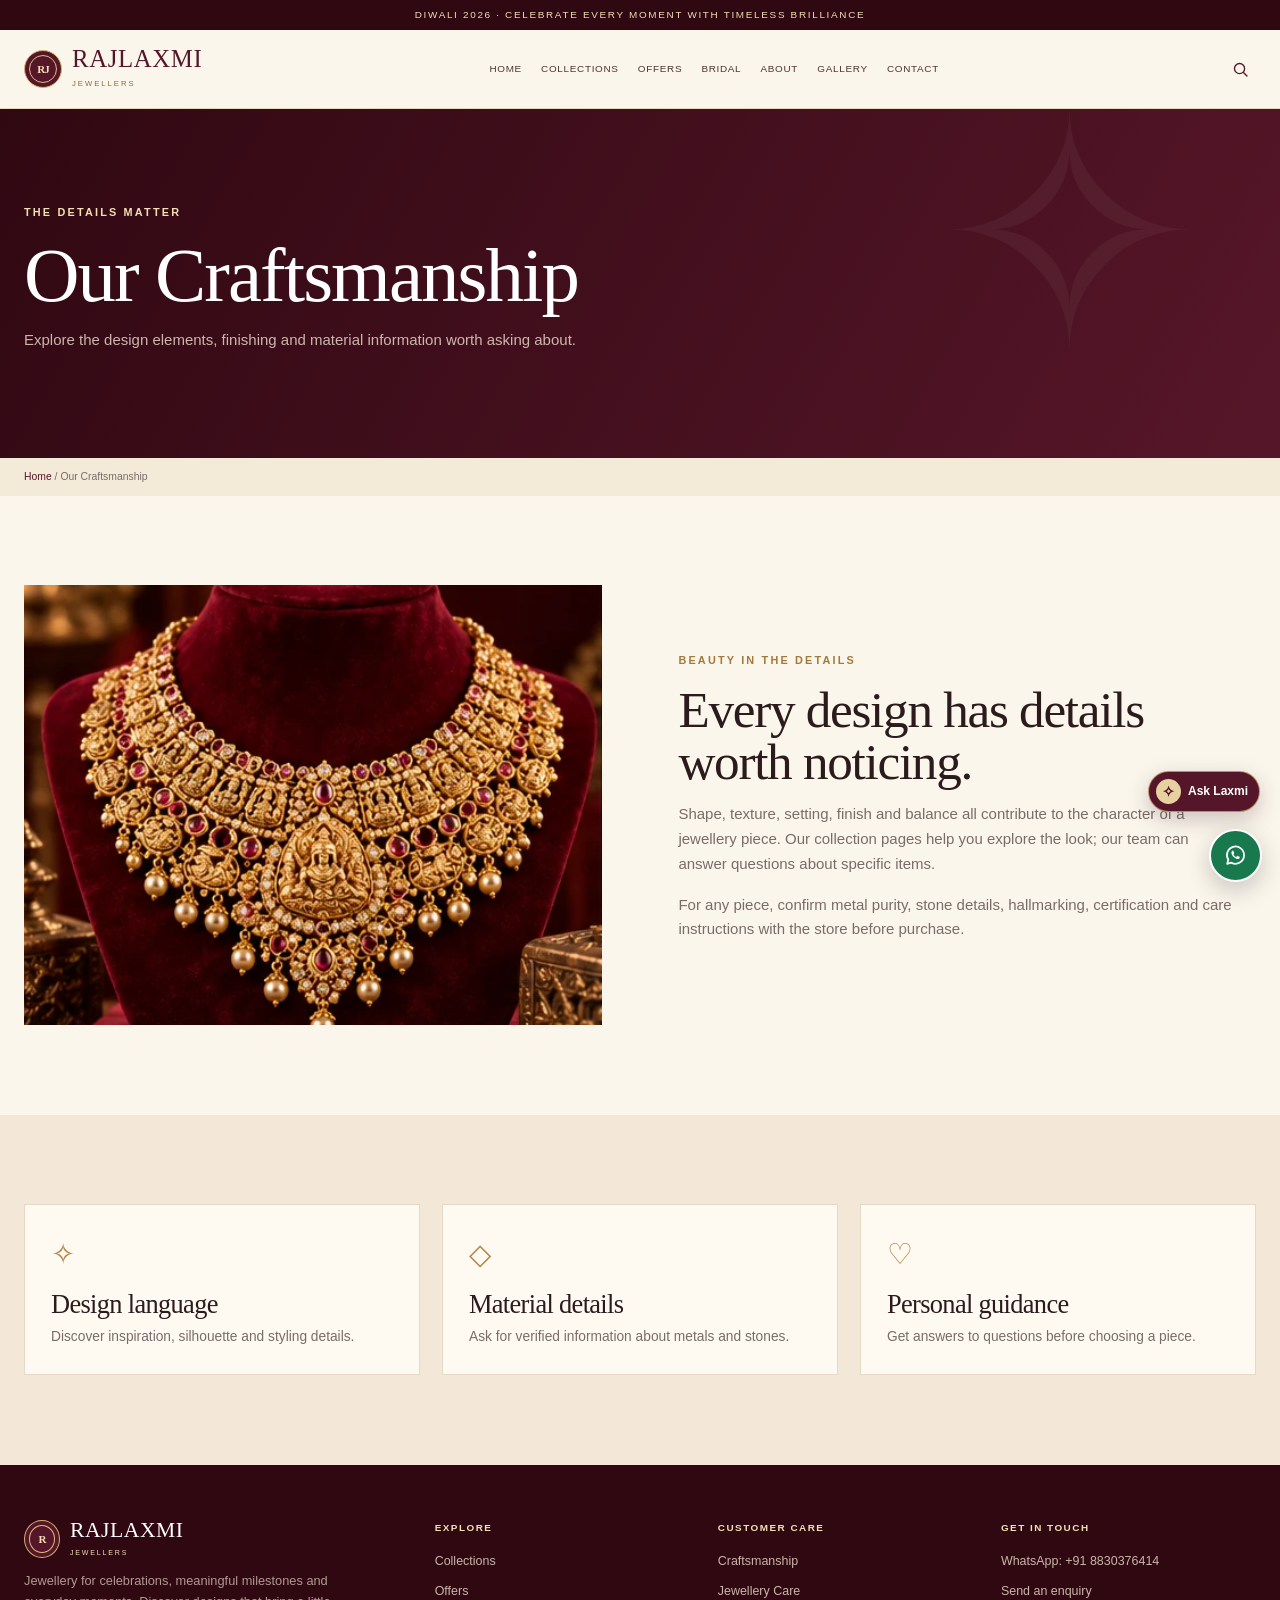
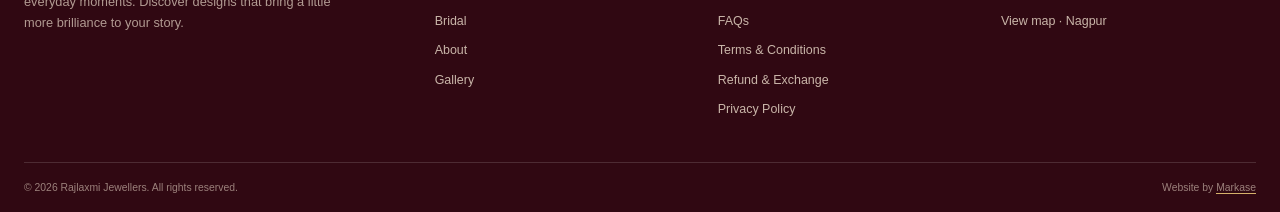
<file: craftsmanship.html>
<!doctype html><html lang="en"><head><meta charset="utf-8"><meta name="viewport" content="width=device-width, initial-scale=1, viewport-fit=cover"><meta name="theme-color" content="#561629"><meta name="description" content="Learn what to look for in jewellery design and what product details to confirm."><title>Our Craftsmanship | Rajlaxmi Jewellers</title><link rel="stylesheet" href="assets/css/style.css"><script src="assets/js/main.js" defer></script></head><body><div data-site-header></div><main><section class="page-hero"><div class="container"><span class="eyebrow">The details matter</span><h1>Our Craftsmanship</h1><p>Explore the design elements, finishing and material information worth asking about.</p></div></section><div class="crumb"><div class="container"><a href="index.html">Home</a> / Our Craftsmanship</div></div><section class="section"><div class="container split"><div class="split-image"><img src="assets/images/bridal-necklace.webp" alt="Close-up of ornate jewellery detailing" loading="lazy" decoding="async" ></div><div class="split-copy"><span class="eyebrow">Beauty in the details</span><h2>Every design has details worth noticing.</h2><p>Shape, texture, setting, finish and balance all contribute to the character of a jewellery piece. Our collection pages help you explore the look; our team can answer questions about specific items.</p><p>For any piece, confirm metal purity, stone details, hallmarking, certification and care instructions with the store before purchase.</p></div></div></section><section class="section" style="background:#f3e8d7"><div class="container feature-grid"><article class="feature-card"><span class="symbol">✧</span><h3>Design language</h3><p>Discover inspiration, silhouette and styling details.</p></article><article class="feature-card"><span class="symbol">◇</span><h3>Material details</h3><p>Ask for verified information about metals and stones.</p></article><article class="feature-card"><span class="symbol">♡</span><h3>Personal guidance</h3><p>Get answers to questions before choosing a piece.</p></article></div></section></main><div data-site-footer></div></body></html>
</file>
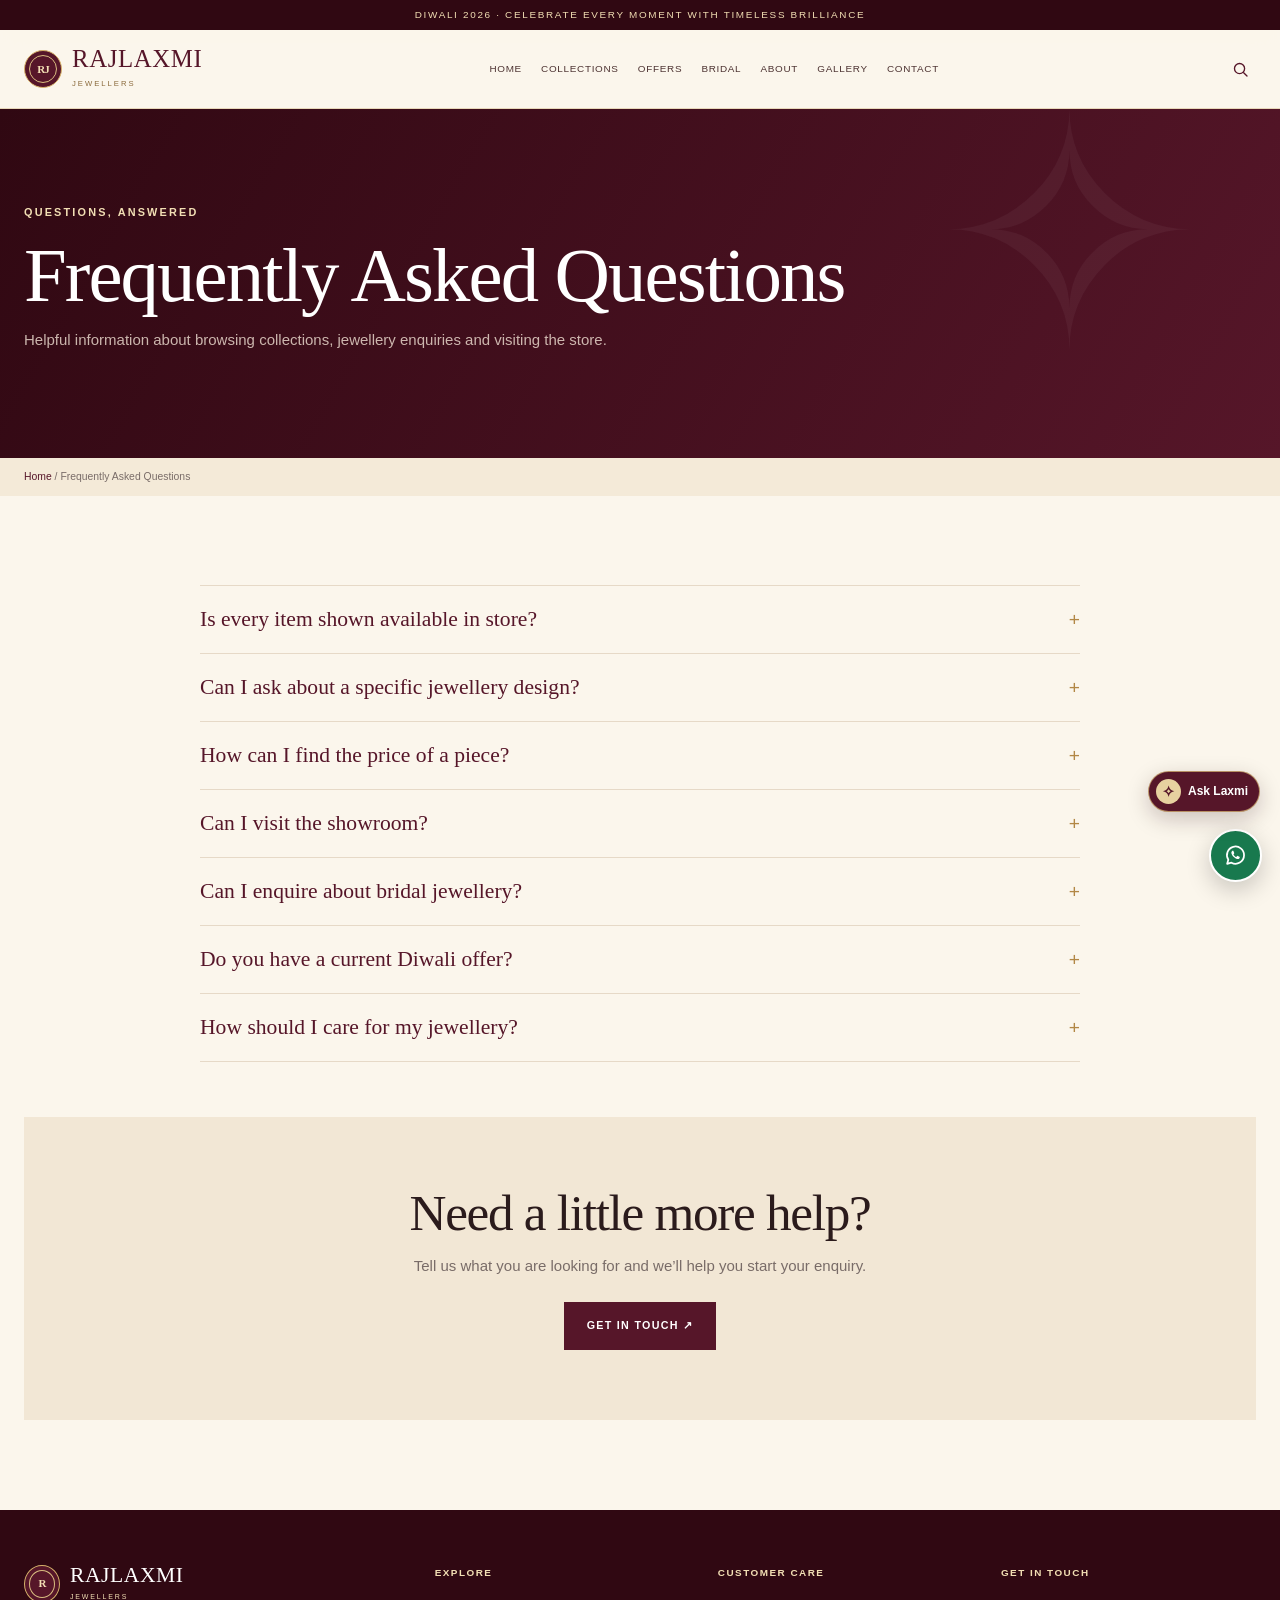
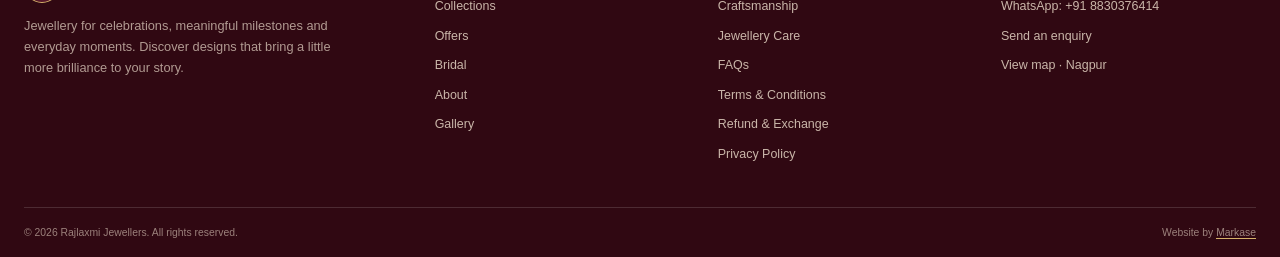
<file: faqs.html>
<!doctype html><html lang="en"><head><meta charset="utf-8"><meta name="viewport" content="width=device-width, initial-scale=1, viewport-fit=cover"><meta name="theme-color" content="#561629"><meta name="description" content="Answers about jewellery collections, availability, offers, visits and care."><title>FAQs | Rajlaxmi Jewellers</title><link rel="stylesheet" href="assets/css/style.css"><script src="assets/js/main.js" defer></script></head><body><div data-site-header></div><main><section class="page-hero"><div class="container"><span class="eyebrow">Questions, answered</span><h1>Frequently Asked Questions</h1><p>Helpful information about browsing collections, jewellery enquiries and visiting the store.</p></div></section><div class="crumb"><div class="container"><a href="index.html">Home</a> / Frequently Asked Questions</div></div><section class="section"><div class="container"><div class="faq-list"><div class="faq-item" data-faq><button class="faq-q" type="button" aria-expanded="false"><span>Is every item shown available in store?</span><span class="faq-sign">+</span></button><div class="faq-a"><p>The images on this website are collection inspiration. Please contact the store to confirm current designs, specifications and availability.</p></div></div><div class="faq-item" data-faq><button class="faq-q" type="button" aria-expanded="false"><span>Can I ask about a specific jewellery design?</span><span class="faq-sign">+</span></button><div class="faq-a"><p>Yes. Use the enquiry form to select the jewellery type and add any design details or reference notes.</p></div></div><div class="faq-item" data-faq><button class="faq-q" type="button" aria-expanded="false"><span>How can I find the price of a piece?</span><span class="faq-sign">+</span></button><div class="faq-a"><p>Contact the store with the design or product details. Price depends on the specific item and current applicable rates.</p></div></div><div class="faq-item" data-faq><button class="faq-q" type="button" aria-expanded="false"><span>Can I visit the showroom?</span><span class="faq-sign">+</span></button><div class="faq-a"><p>Please contact the store to confirm the exact address, opening hours and visit arrangements before travelling.</p></div></div><div class="faq-item" data-faq><button class="faq-q" type="button" aria-expanded="false"><span>Can I enquire about bridal jewellery?</span><span class="faq-sign">+</span></button><div class="faq-a"><p>Yes. Select bridal jewellery in the enquiry form and share your occasion, preferred style and budget.</p></div></div><div class="faq-item" data-faq><button class="faq-q" type="button" aria-expanded="false"><span>Do you have a current Diwali offer?</span><span class="faq-sign">+</span></button><div class="faq-a"><p>Offers may change. Please ask the store for current, verified offer details and terms.</p></div></div><div class="faq-item" data-faq><button class="faq-q" type="button" aria-expanded="false"><span>How should I care for my jewellery?</span><span class="faq-sign">+</span></button><div class="faq-a"><p>Care varies by material and setting. Visit the Jewellery Care Guide and request item-specific advice from the jeweller.</p></div></div></div><div class="cta-panel" style="margin-top:55px"><h2>Need a little more help?</h2><p>Tell us what you are looking for and we’ll help you start your enquiry.</p><a class="btn btn-dark" href="contact.html">Get in touch ↗</a></div></div></section></main><div data-site-footer></div></body></html>
</file>
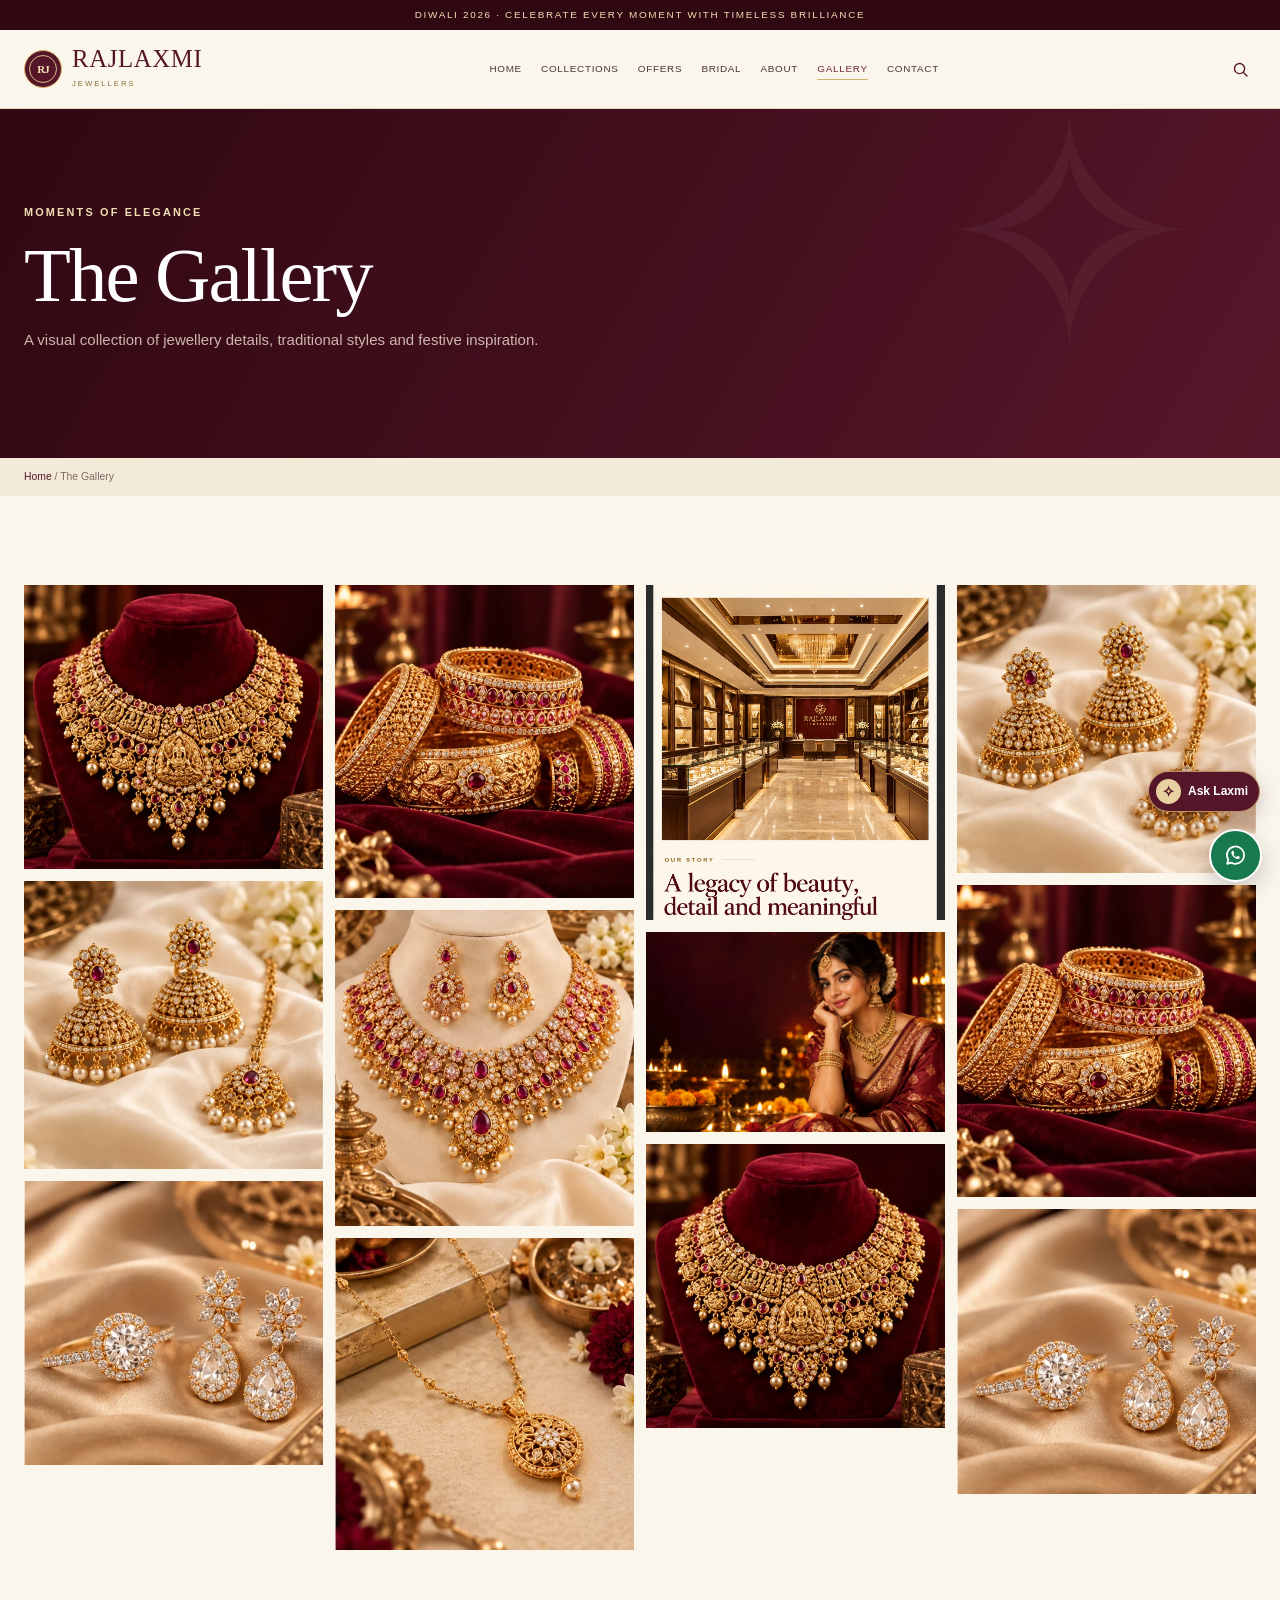
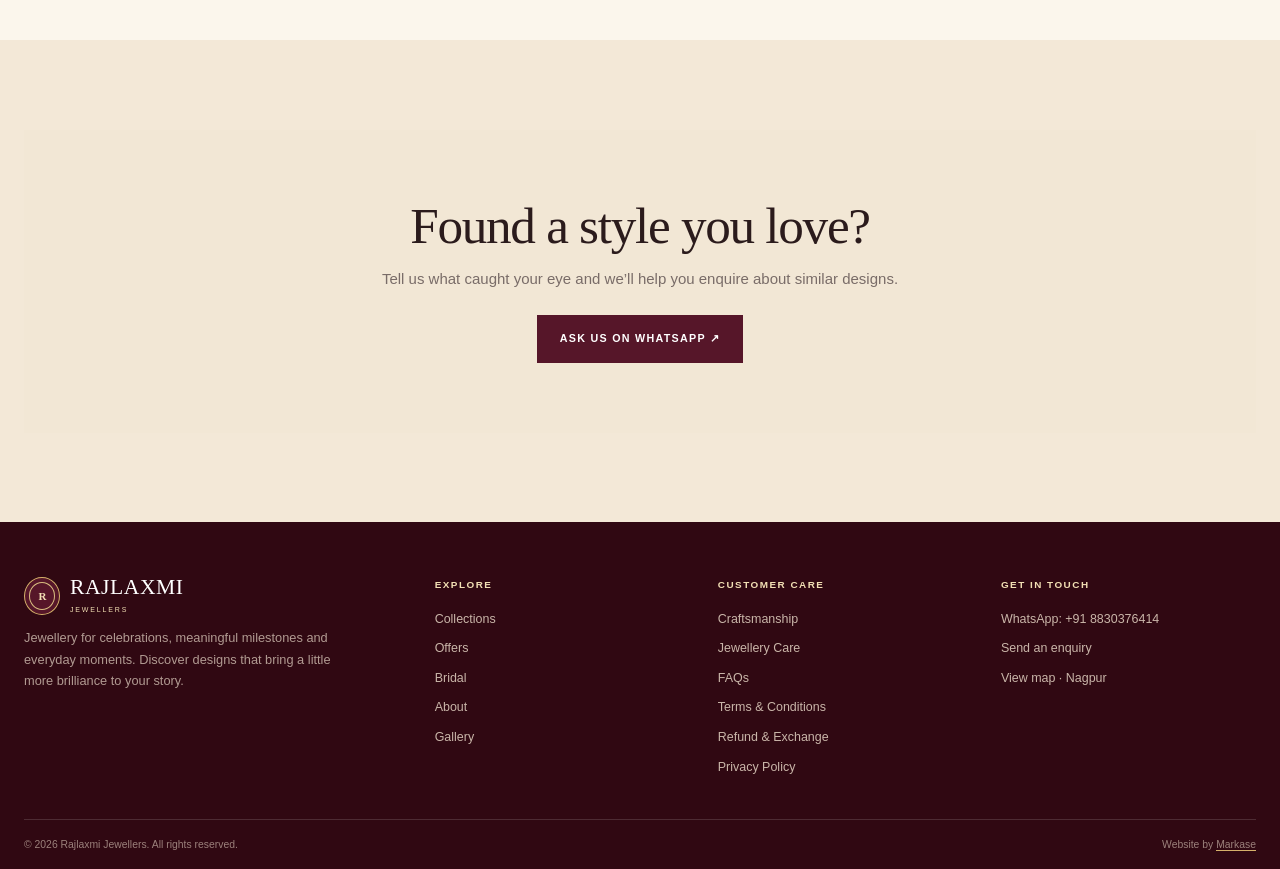
<file: gallery.html>
<!doctype html><html lang="en"><head><meta charset="utf-8"><meta name="viewport" content="width=device-width, initial-scale=1, viewport-fit=cover"><meta name="theme-color" content="#561629"><meta name="description" content="Visual gallery of jewellery details, bridal inspiration and festive styles."><title>Gallery | Rajlaxmi Jewellers</title><link rel="stylesheet" href="assets/css/style.css"><script src="assets/js/main.js" defer></script></head><body><div data-site-header></div><main><section class="page-hero"><div class="container"><span class="eyebrow">Moments of elegance</span><h1>The Gallery</h1><p>A visual collection of jewellery details, traditional styles and festive inspiration.</p></div></section><div class="crumb"><div class="container"><a href="index.html">Home</a> / The Gallery</div></div><section class="section"><div class="container"><div class="gallery-wall"><figure><img src="assets/images/bridal-necklace.webp" alt="Ornate gold necklace" loading="lazy" decoding="async" ></figure><figure><img src="assets/images/earrings.webp" alt="Traditional earrings" loading="lazy" decoding="async" ></figure><figure><img src="assets/images/diamond-set.webp" alt="Diamond-inspired set" loading="lazy" decoding="async" ></figure><figure><img src="assets/images/bangles.webp" alt="Traditional gold bangles" loading="lazy" decoding="async" ></figure><figure><img src="assets/images/bridal-set.webp" alt="Bridal jewellery set" loading="lazy" decoding="async" ></figure><figure><img src="assets/images/pendant.webp" alt="Pendant necklace" loading="lazy" decoding="async" ></figure><figure><img src="assets/images/showroom-editorial.webp" alt="Jewellery showroom" loading="lazy" decoding="async" ></figure><figure><img src="assets/images/diwali-2026-hero.webp" alt="Diwali bridal portrait" loading="lazy" decoding="async" ></figure><figure><img src="assets/images/bridal-necklace.webp" alt="Necklace details" loading="lazy" decoding="async" ></figure><figure><img src="assets/images/earrings.webp" alt="Earring details" loading="lazy" decoding="async" ></figure><figure><img src="assets/images/bangles.webp" alt="Bangle details" loading="lazy" decoding="async" ></figure><figure><img src="assets/images/diamond-set.webp" alt="Diamond details" loading="lazy" decoding="async" ></figure></div></div></section><section class="section" style="background:#f3e8d7"><div class="container"><div class="cta-panel"><h2>Found a style you love?</h2><p>Tell us what caught your eye and we’ll help you enquire about similar designs.</p><a class="btn btn-dark" href="contact.html">Ask us on WhatsApp ↗</a></div></div></section></main><div data-site-footer></div></body></html>
</file>
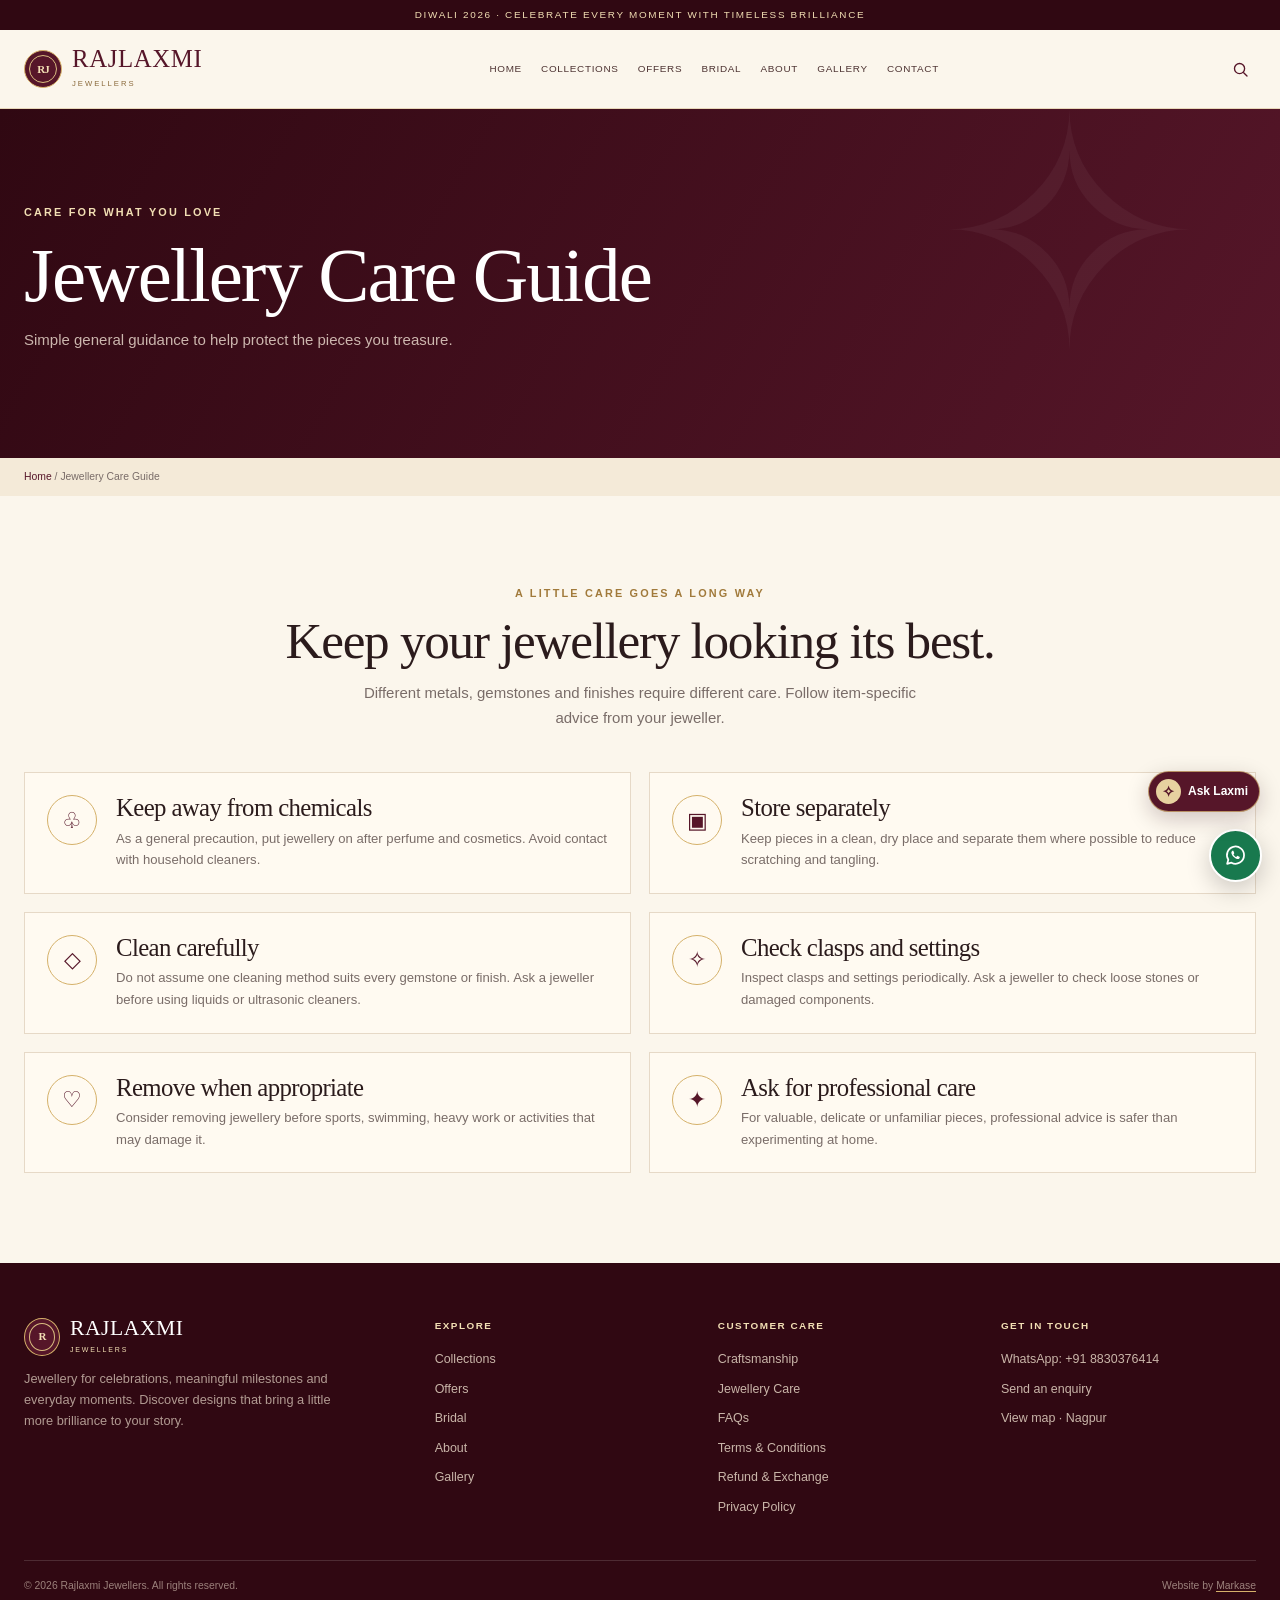
<file: jewellery-care.html>
<!doctype html><html lang="en"><head><meta charset="utf-8"><meta name="viewport" content="width=device-width, initial-scale=1, viewport-fit=cover"><meta name="theme-color" content="#561629"><meta name="description" content="General guidance for storing, protecting and caring for jewellery."><title>Jewellery Care Guide | Rajlaxmi Jewellers</title><link rel="stylesheet" href="assets/css/style.css"><script src="assets/js/main.js" defer></script></head><body><div data-site-header></div><main><section class="page-hero"><div class="container"><span class="eyebrow">Care for what you love</span><h1>Jewellery Care Guide</h1><p>Simple general guidance to help protect the pieces you treasure.</p></div></section><div class="crumb"><div class="container"><a href="index.html">Home</a> / Jewellery Care Guide</div></div><section class="section"><div class="container"><div class="section-head"><span class="eyebrow">A little care goes a long way</span><h2>Keep your jewellery looking its best.</h2><p>Different metals, gemstones and finishes require different care. Follow item-specific advice from your jeweller.</p></div><div class="care-list"><article class="care-item"><span class="care-icon">♧</span><div><h3>Keep away from chemicals</h3><p>As a general precaution, put jewellery on after perfume and cosmetics. Avoid contact with household cleaners.</p></div></article><article class="care-item"><span class="care-icon">▣</span><div><h3>Store separately</h3><p>Keep pieces in a clean, dry place and separate them where possible to reduce scratching and tangling.</p></div></article><article class="care-item"><span class="care-icon">◇</span><div><h3>Clean carefully</h3><p>Do not assume one cleaning method suits every gemstone or finish. Ask a jeweller before using liquids or ultrasonic cleaners.</p></div></article><article class="care-item"><span class="care-icon">✧</span><div><h3>Check clasps and settings</h3><p>Inspect clasps and settings periodically. Ask a jeweller to check loose stones or damaged components.</p></div></article><article class="care-item"><span class="care-icon">♡</span><div><h3>Remove when appropriate</h3><p>Consider removing jewellery before sports, swimming, heavy work or activities that may damage it.</p></div></article><article class="care-item"><span class="care-icon">✦</span><div><h3>Ask for professional care</h3><p>For valuable, delicate or unfamiliar pieces, professional advice is safer than experimenting at home.</p></div></article></div></div></section></main><div data-site-footer></div></body></html>
</file>
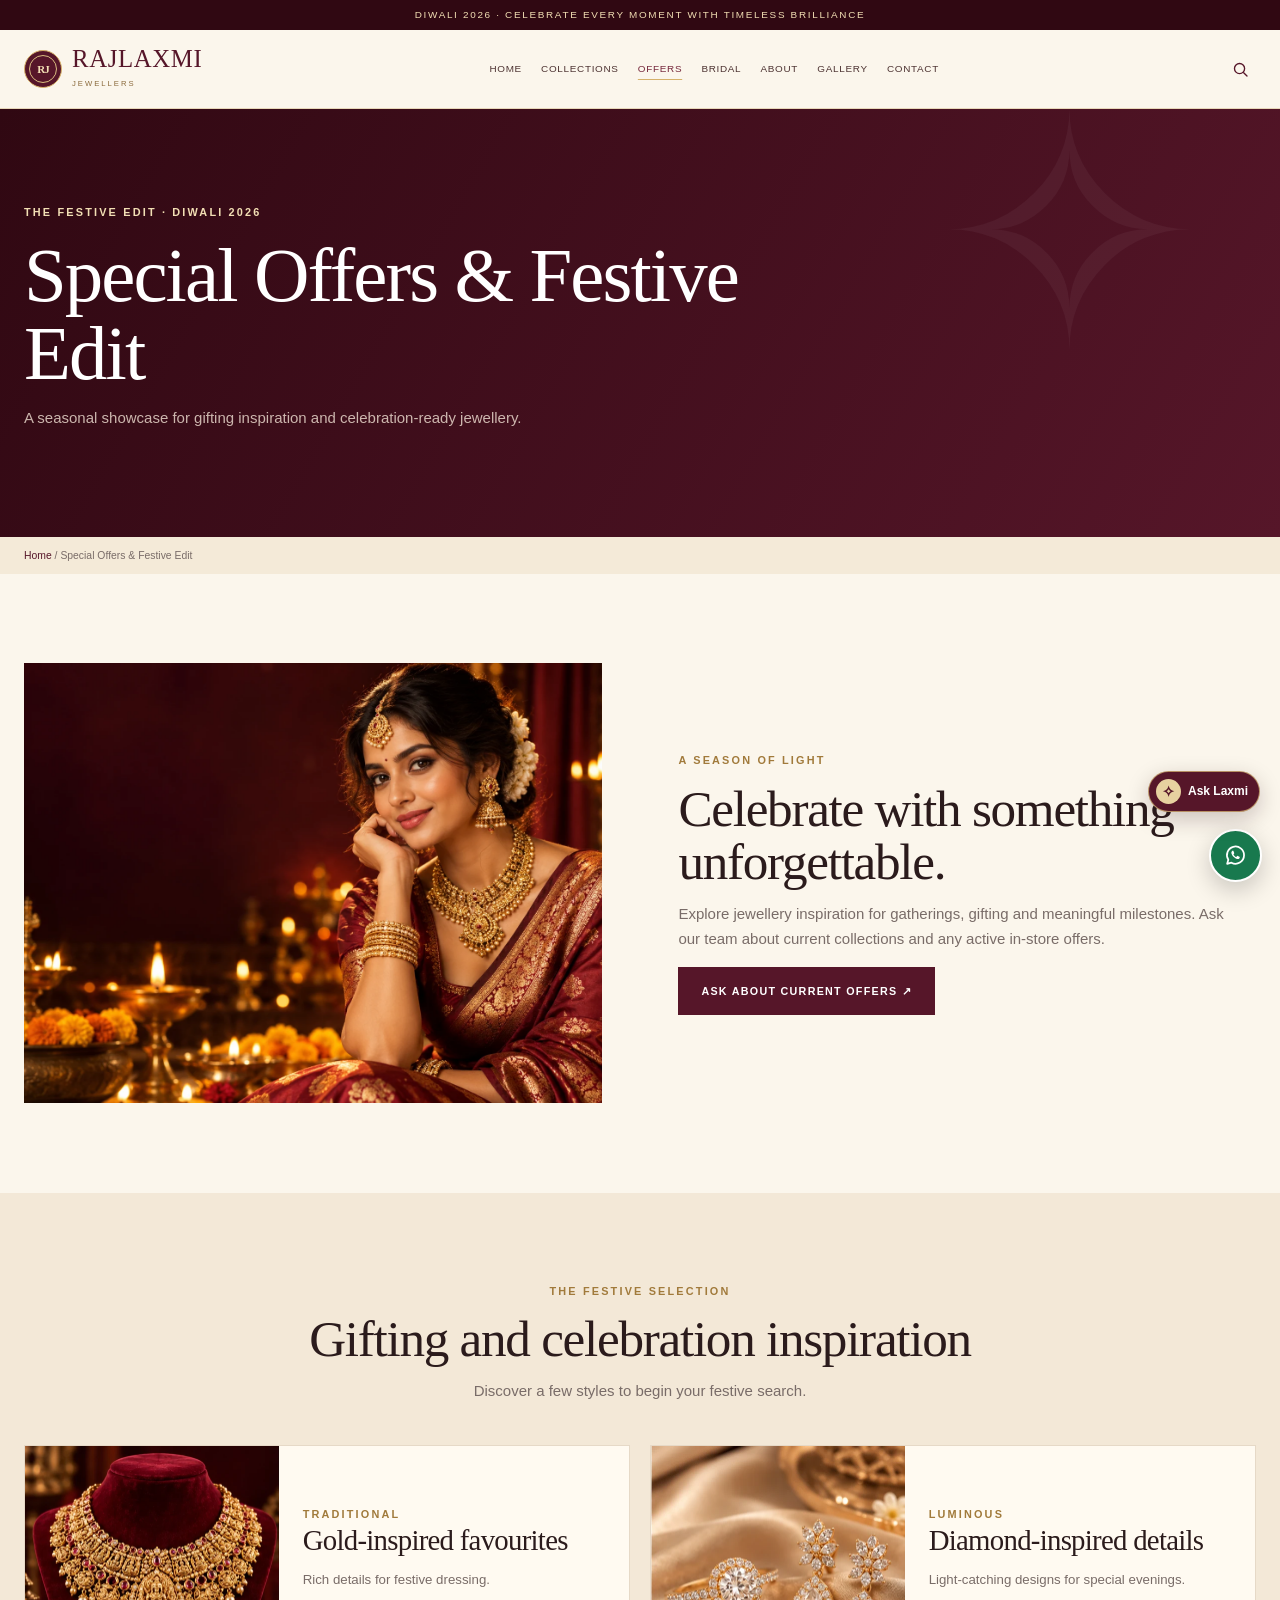
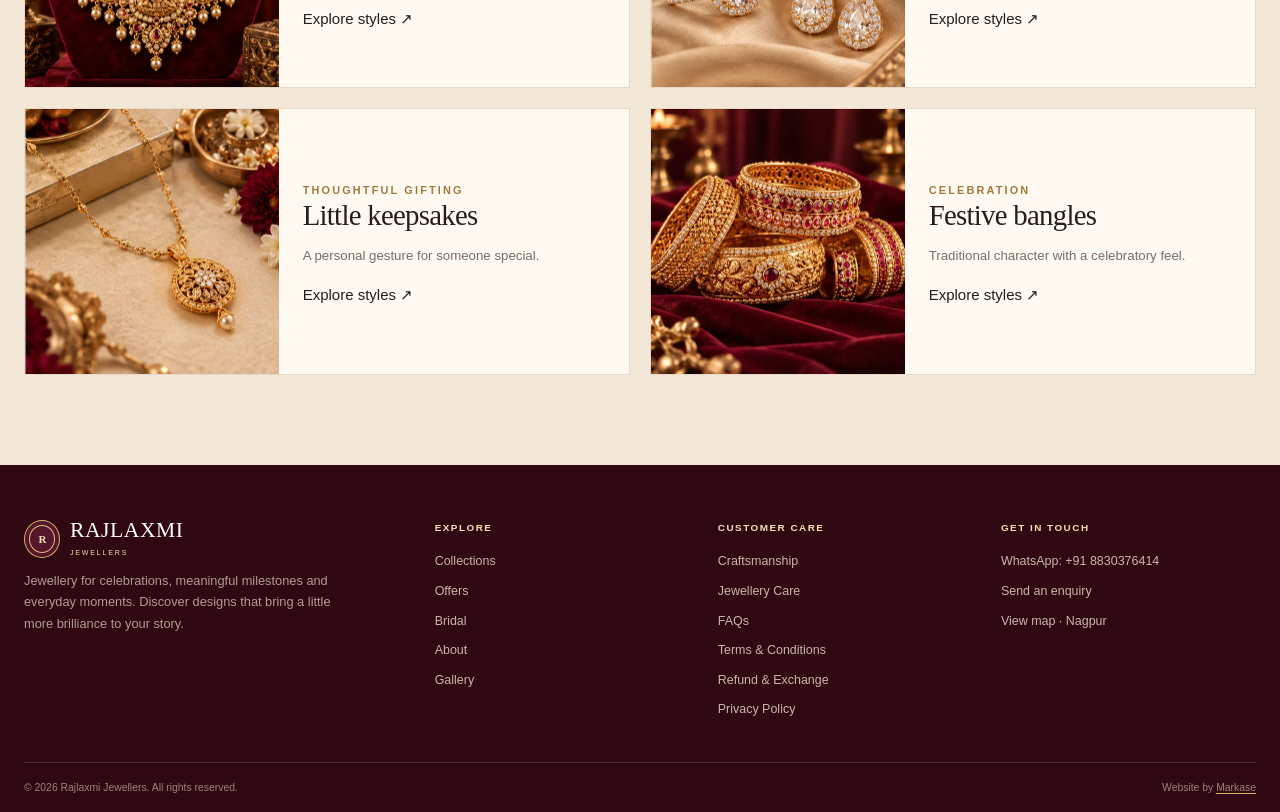
<file: offers.html>
<!doctype html><html lang="en"><head><meta charset="utf-8"><meta name="viewport" content="width=device-width, initial-scale=1, viewport-fit=cover"><meta name="theme-color" content="#561629"><meta name="description" content="Diwali 2026 festive jewellery inspiration and enquiry page."><title>Diwali Offers | Rajlaxmi Jewellers</title><link rel="stylesheet" href="assets/css/style.css"><script src="assets/js/main.js" defer></script></head><body><div data-site-header></div><main><section class="page-hero"><div class="container"><span class="eyebrow">The festive edit · Diwali 2026</span><h1>Special Offers & Festive Edit</h1><p>A seasonal showcase for gifting inspiration and celebration-ready jewellery.</p></div></section><div class="crumb"><div class="container"><a href="index.html">Home</a> / Special Offers & Festive Edit</div></div><section class="section"><div class="container"><div class="split"><div class="split-image"><img src="assets/images/diwali-2026-hero.webp" alt="Diwali celebration with bridal jewellery" loading="lazy" decoding="async" ></div><div class="split-copy"><span class="eyebrow">A season of light</span><h2>Celebrate with something unforgettable.</h2><p>Explore jewellery inspiration for gatherings, gifting and meaningful milestones. Ask our team about current collections and any active in-store offers.</p><a class="btn btn-dark" href="contact.html">Ask about current offers ↗</a></div></div></div></section><section class="section" style="background:#f3e8d7"><div class="container"><div class="section-head"><span class="eyebrow">The festive selection</span><h2>Gifting and celebration inspiration</h2><p>Discover a few styles to begin your festive search.</p></div><div class="offer-feature"><article class="offer-feature-card"><img src="assets/images/bridal-necklace.webp" alt="Traditional necklace" loading="lazy" decoding="async" ><div><span class="eyebrow">Traditional</span><h3>Gold-inspired favourites</h3><p>Rich details for festive dressing.</p><a href="collections.html">Explore styles ↗</a></div></article><article class="offer-feature-card"><img src="assets/images/diamond-set.webp" alt="Diamond-inspired jewellery" loading="lazy" decoding="async" ><div><span class="eyebrow">Luminous</span><h3>Diamond-inspired details</h3><p>Light-catching designs for special evenings.</p><a href="collections.html">Explore styles ↗</a></div></article><article class="offer-feature-card"><img src="assets/images/pendant.webp" alt="Gold pendant gift" loading="lazy" decoding="async" ><div><span class="eyebrow">Thoughtful gifting</span><h3>Little keepsakes</h3><p>A personal gesture for someone special.</p><a href="collections.html">Explore styles ↗</a></div></article><article class="offer-feature-card"><img src="assets/images/bangles.webp" alt="Gold bangles" loading="lazy" decoding="async" ><div><span class="eyebrow">Celebration</span><h3>Festive bangles</h3><p>Traditional character with a celebratory feel.</p><a href="collections.html">Explore styles ↗</a></div></article></div></div></section></main><div data-site-footer></div></body></html>
</file>
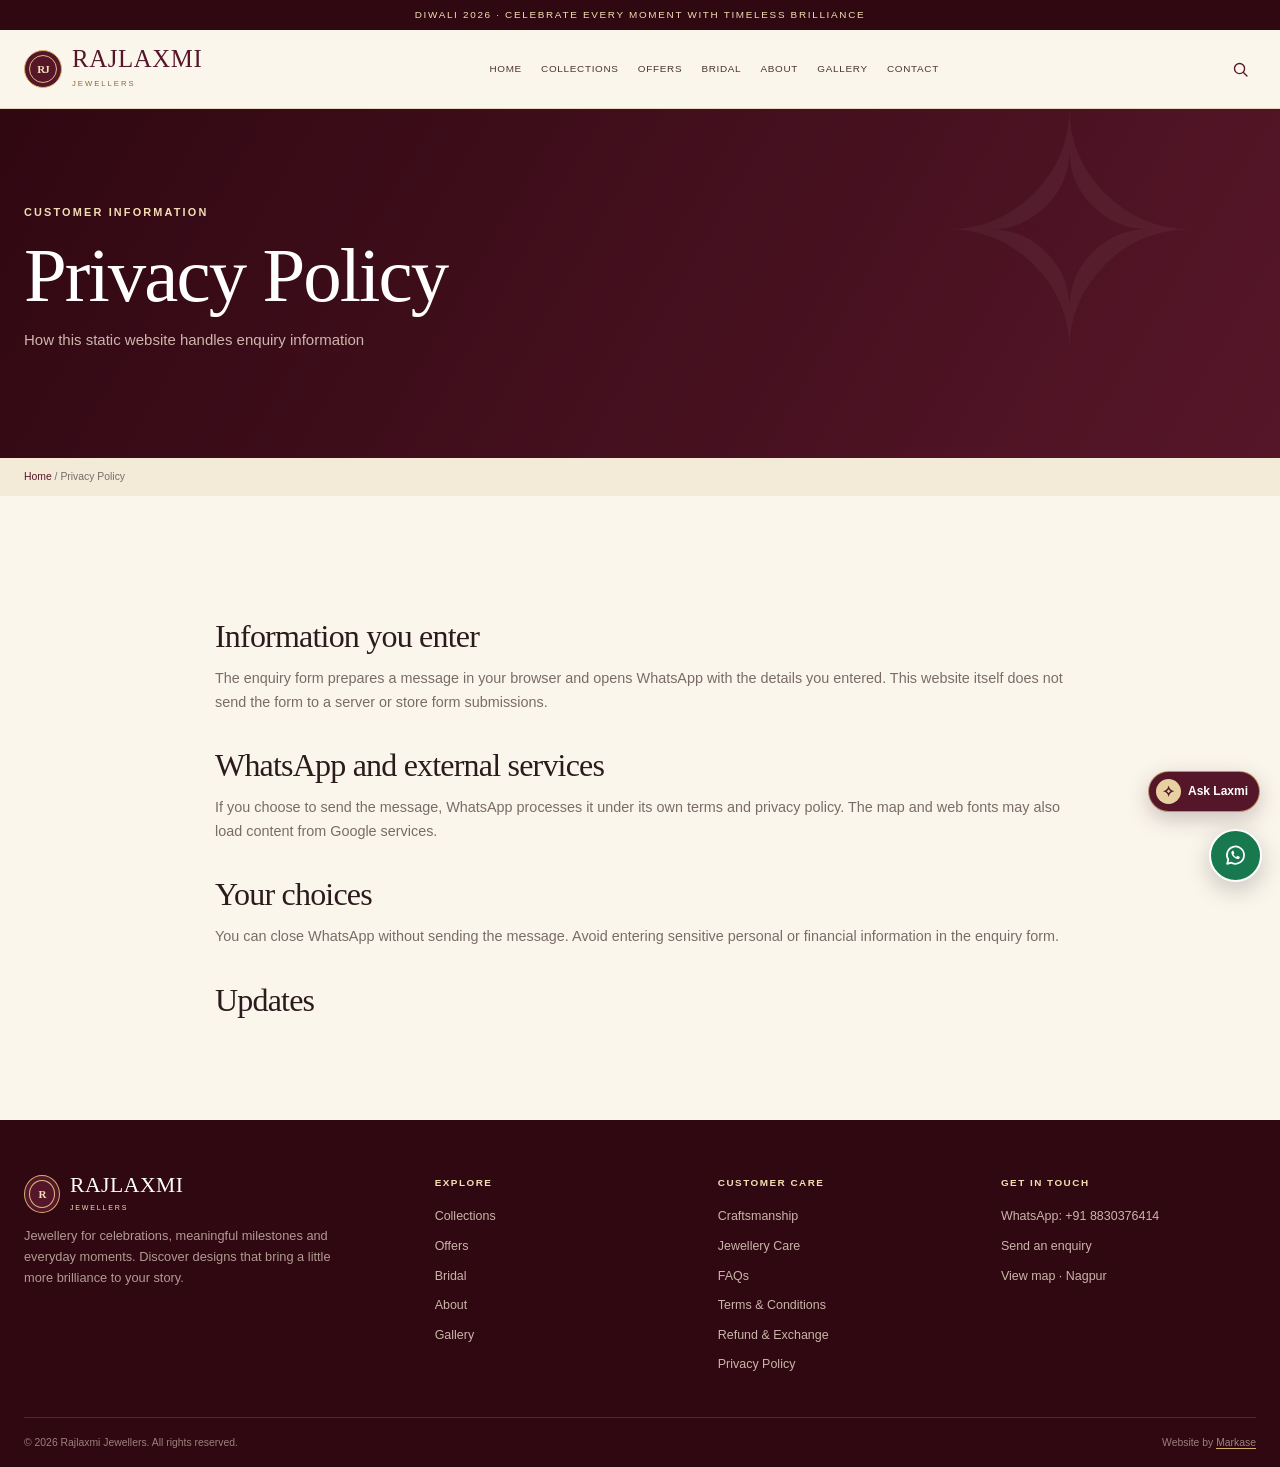
<file: privacy-policy.html>
<!doctype html><html lang="en"><head><meta charset="utf-8"><meta name="viewport" content="width=device-width, initial-scale=1, viewport-fit=cover"><meta name="theme-color" content="#561629"><meta name="description" content="How this static website handles enquiry information"><title>Privacy Policy | Rajlaxmi Jewellers</title><link rel="stylesheet" href="assets/css/style.css"><script src="assets/js/main.js" defer></script></head><body><div data-site-header></div><main><section class="page-hero"><div class="container"><span class="eyebrow">Customer information</span><h1>Privacy Policy</h1><p>How this static website handles enquiry information</p></div></section><div class="crumb"><div class="container"><a href="index.html">Home</a> / Privacy Policy</div></div><section class="section"><div class="container legal-content"><h2>Information you enter</h2><p>The enquiry form prepares a message in your browser and opens WhatsApp with the details you entered. This website itself does not send the form to a server or store form submissions.</p><h2>WhatsApp and external services</h2><p>If you choose to send the message, WhatsApp processes it under its own terms and privacy policy. The map and web fonts may also load content from Google services.</p><h2>Your choices</h2><p>You can close WhatsApp without sending the message. Avoid entering sensitive personal or financial information in the enquiry form.</p><h2>Updates</h2></div></section></main><div data-site-footer></div></body></html>
</file>
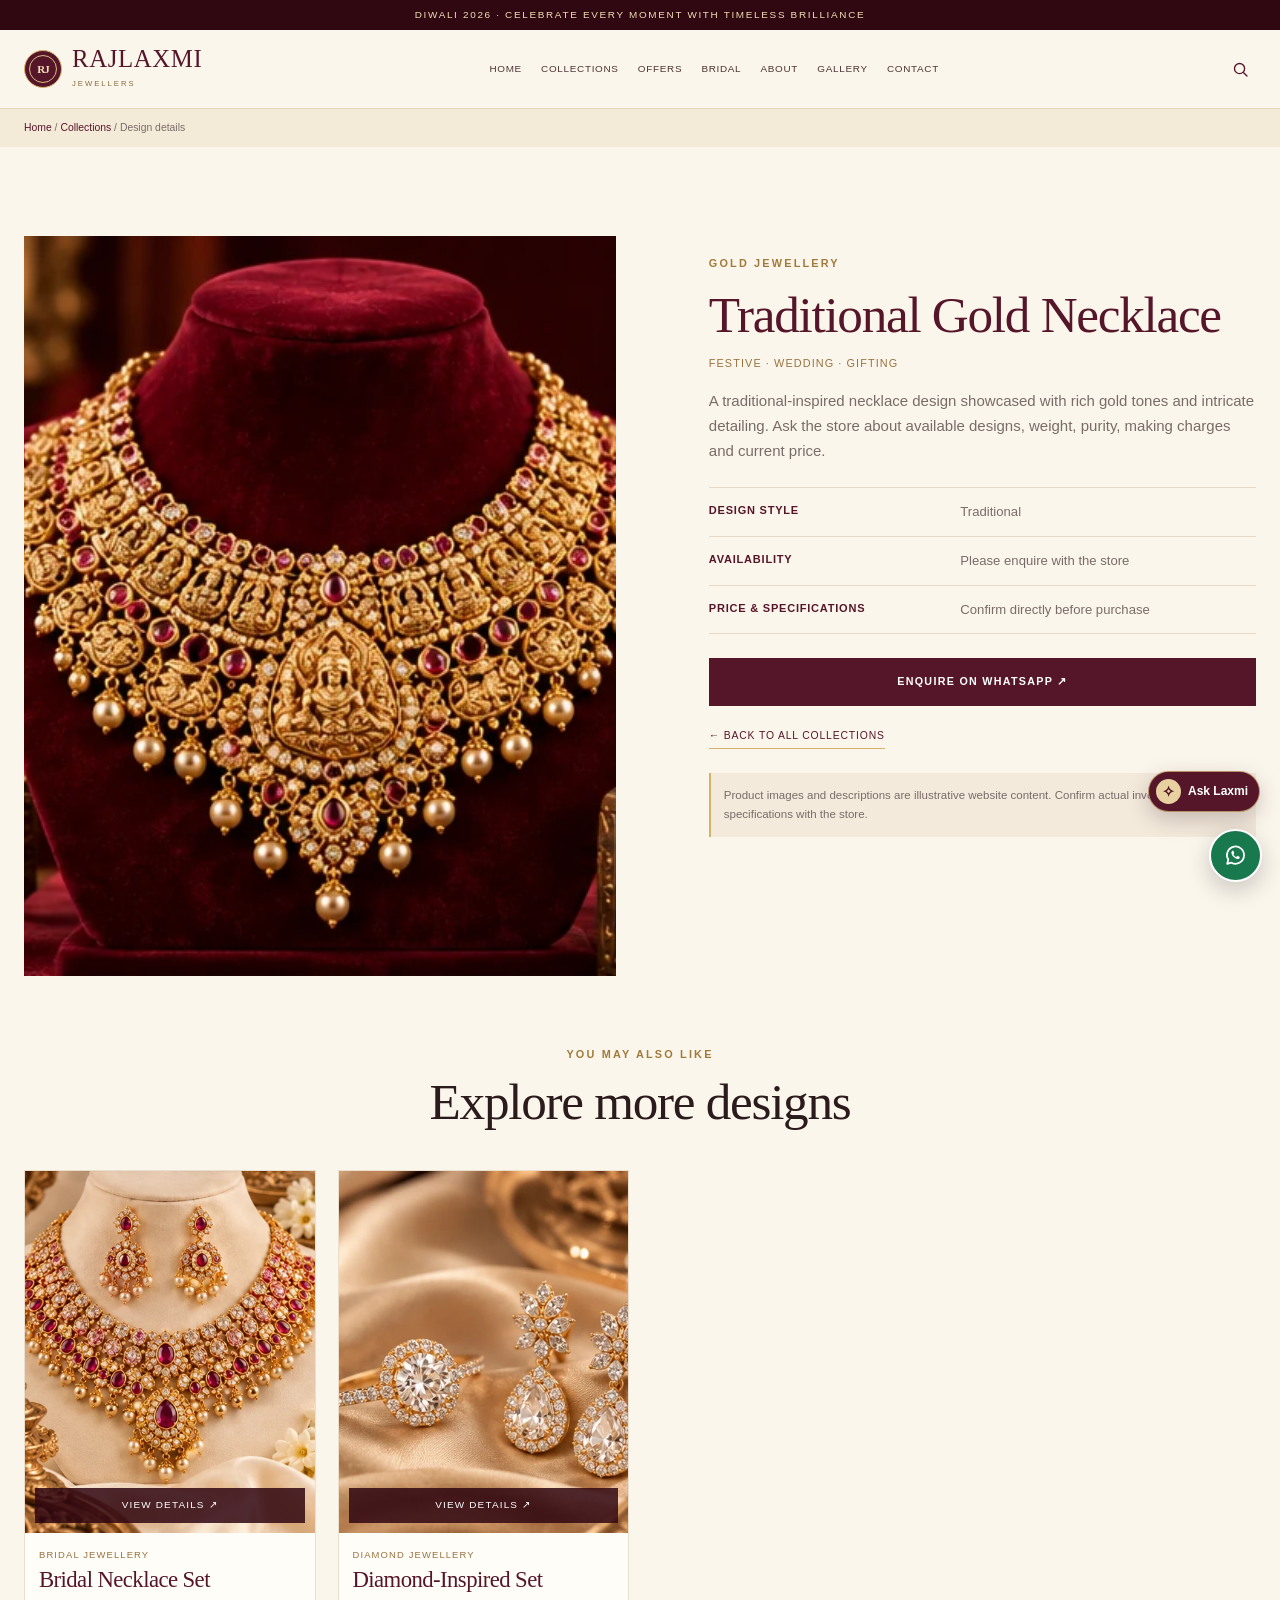
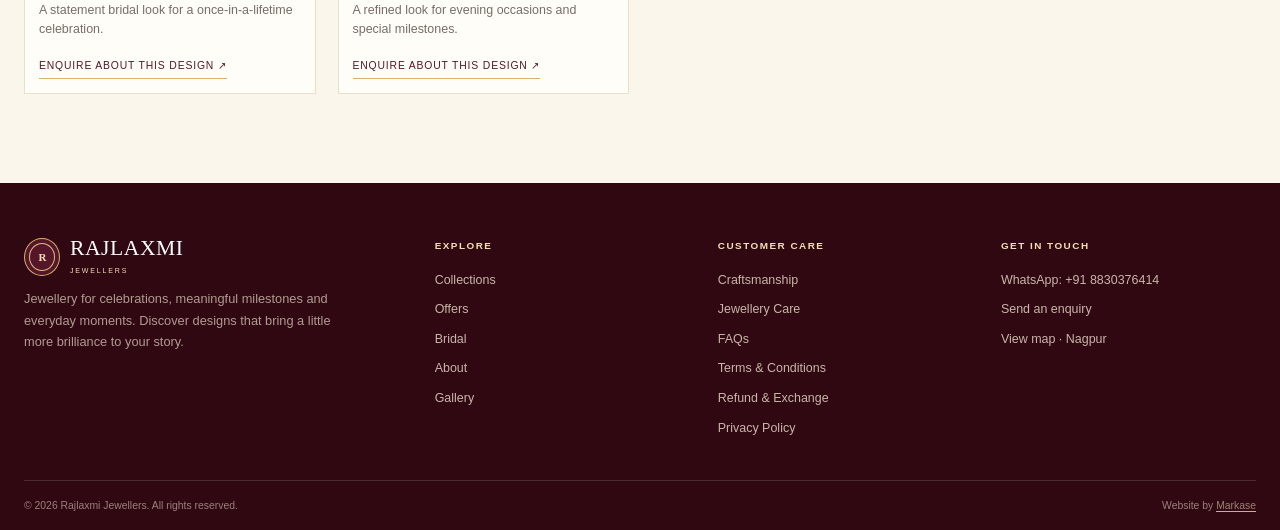
<file: product.html>
<!doctype html>
<html lang="en"><head><meta charset="utf-8"><meta name="viewport" content="width=device-width, initial-scale=1, viewport-fit=cover"><meta name="theme-color" content="#561629"><meta name="description" content="View jewellery design details and enquire about availability through WhatsApp."><title>Jewellery Design Details | Rajlaxmi Jewellers</title><link rel="stylesheet" href="assets/css/style.css"><script src="assets/js/main.js" defer></script></head><body><div data-site-header></div><main><div class="crumb"><div class="container"><a href="index.html">Home</a> / <a href="collections.html">Collections</a> / Design details</div></div><section class="section"><div class="container"><div data-product-detail><p>Loading jewellery details…</p></div></div></section></main><div data-site-footer></div></body></html>
</file>
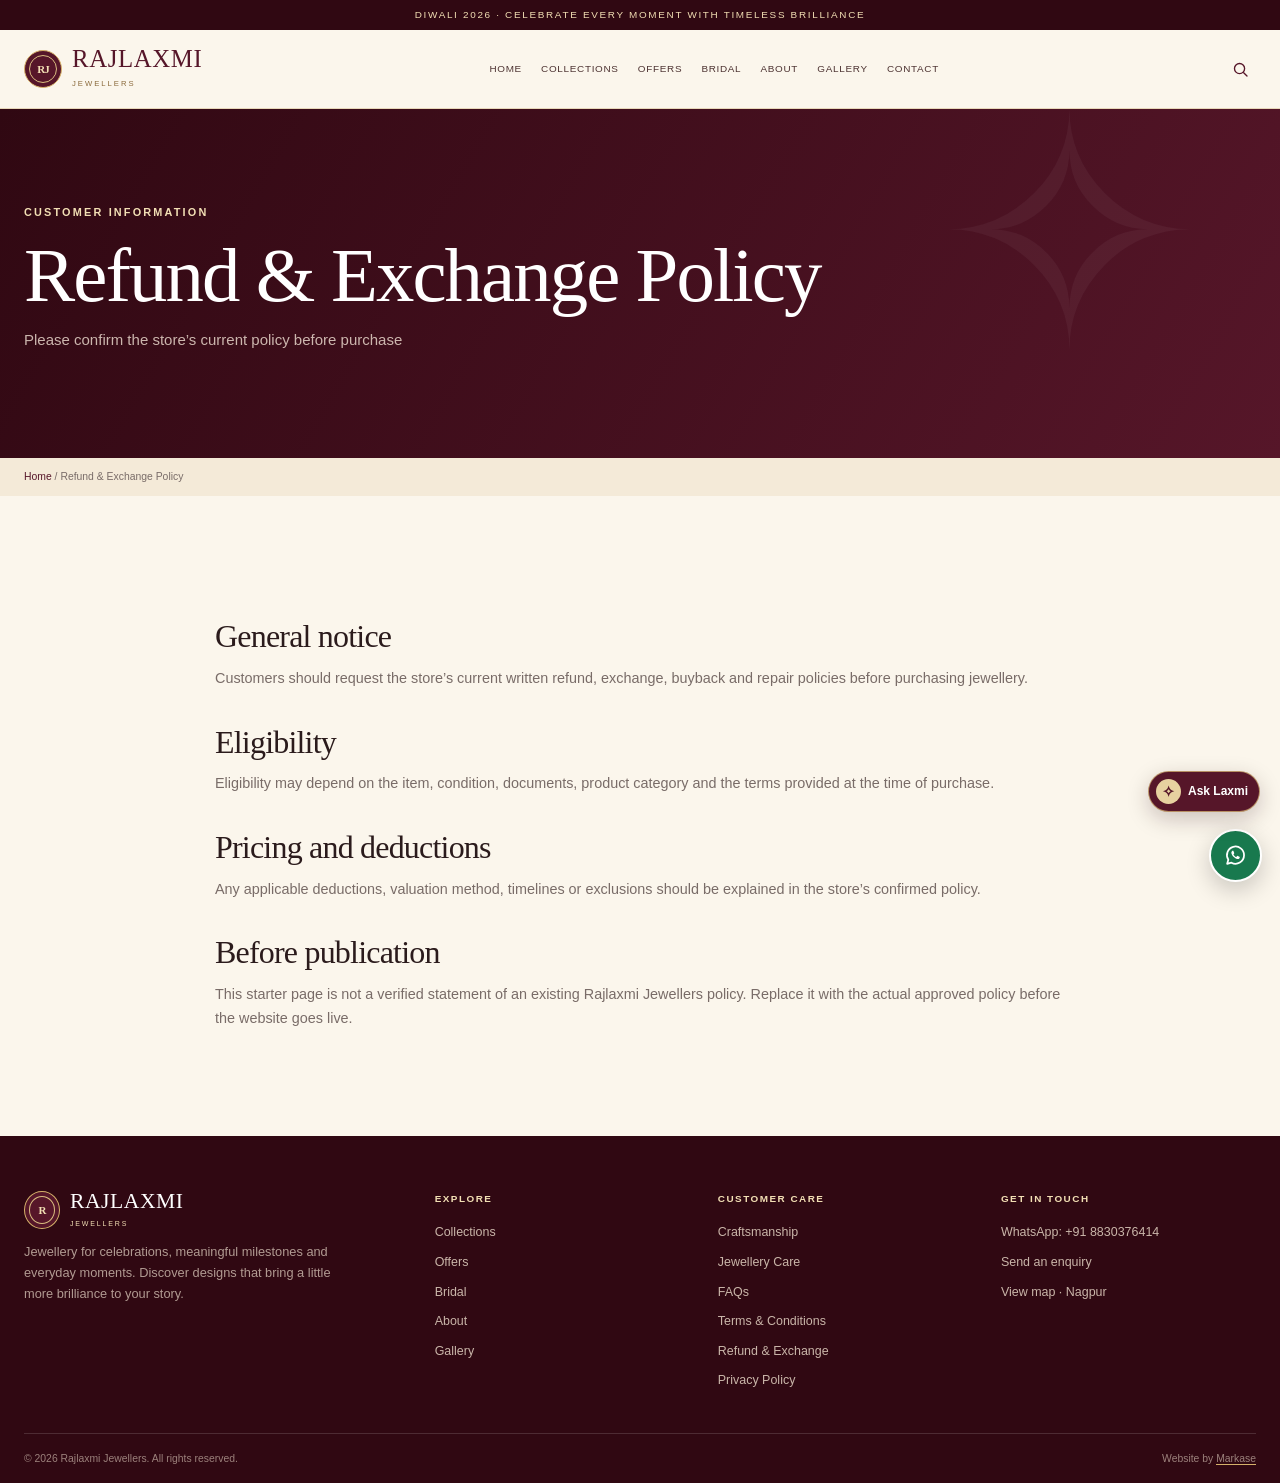
<file: refund-exchange.html>
<!doctype html><html lang="en"><head><meta charset="utf-8"><meta name="viewport" content="width=device-width, initial-scale=1, viewport-fit=cover"><meta name="theme-color" content="#561629"><meta name="description" content="Please confirm the store’s current policy before purchase"><title>Refund & Exchange Policy | Rajlaxmi Jewellers</title><link rel="stylesheet" href="assets/css/style.css"><script src="assets/js/main.js" defer></script></head><body><div data-site-header></div><main><section class="page-hero"><div class="container"><span class="eyebrow">Customer information</span><h1>Refund & Exchange Policy</h1><p>Please confirm the store’s current policy before purchase</p></div></section><div class="crumb"><div class="container"><a href="index.html">Home</a> / Refund & Exchange Policy</div></div><section class="section"><div class="container legal-content"><h2>General notice</h2><p>Customers should request the store’s current written refund, exchange, buyback and repair policies before purchasing jewellery.</p><h2>Eligibility</h2><p>Eligibility may depend on the item, condition, documents, product category and the terms provided at the time of purchase.</p><h2>Pricing and deductions</h2><p>Any applicable deductions, valuation method, timelines or exclusions should be explained in the store’s confirmed policy.</p><h2>Before publication</h2><p>This starter page is not a verified statement of an existing Rajlaxmi Jewellers policy. Replace it with the actual approved policy before the website goes live.</p></div></section></main><div data-site-footer></div></body></html>
</file>
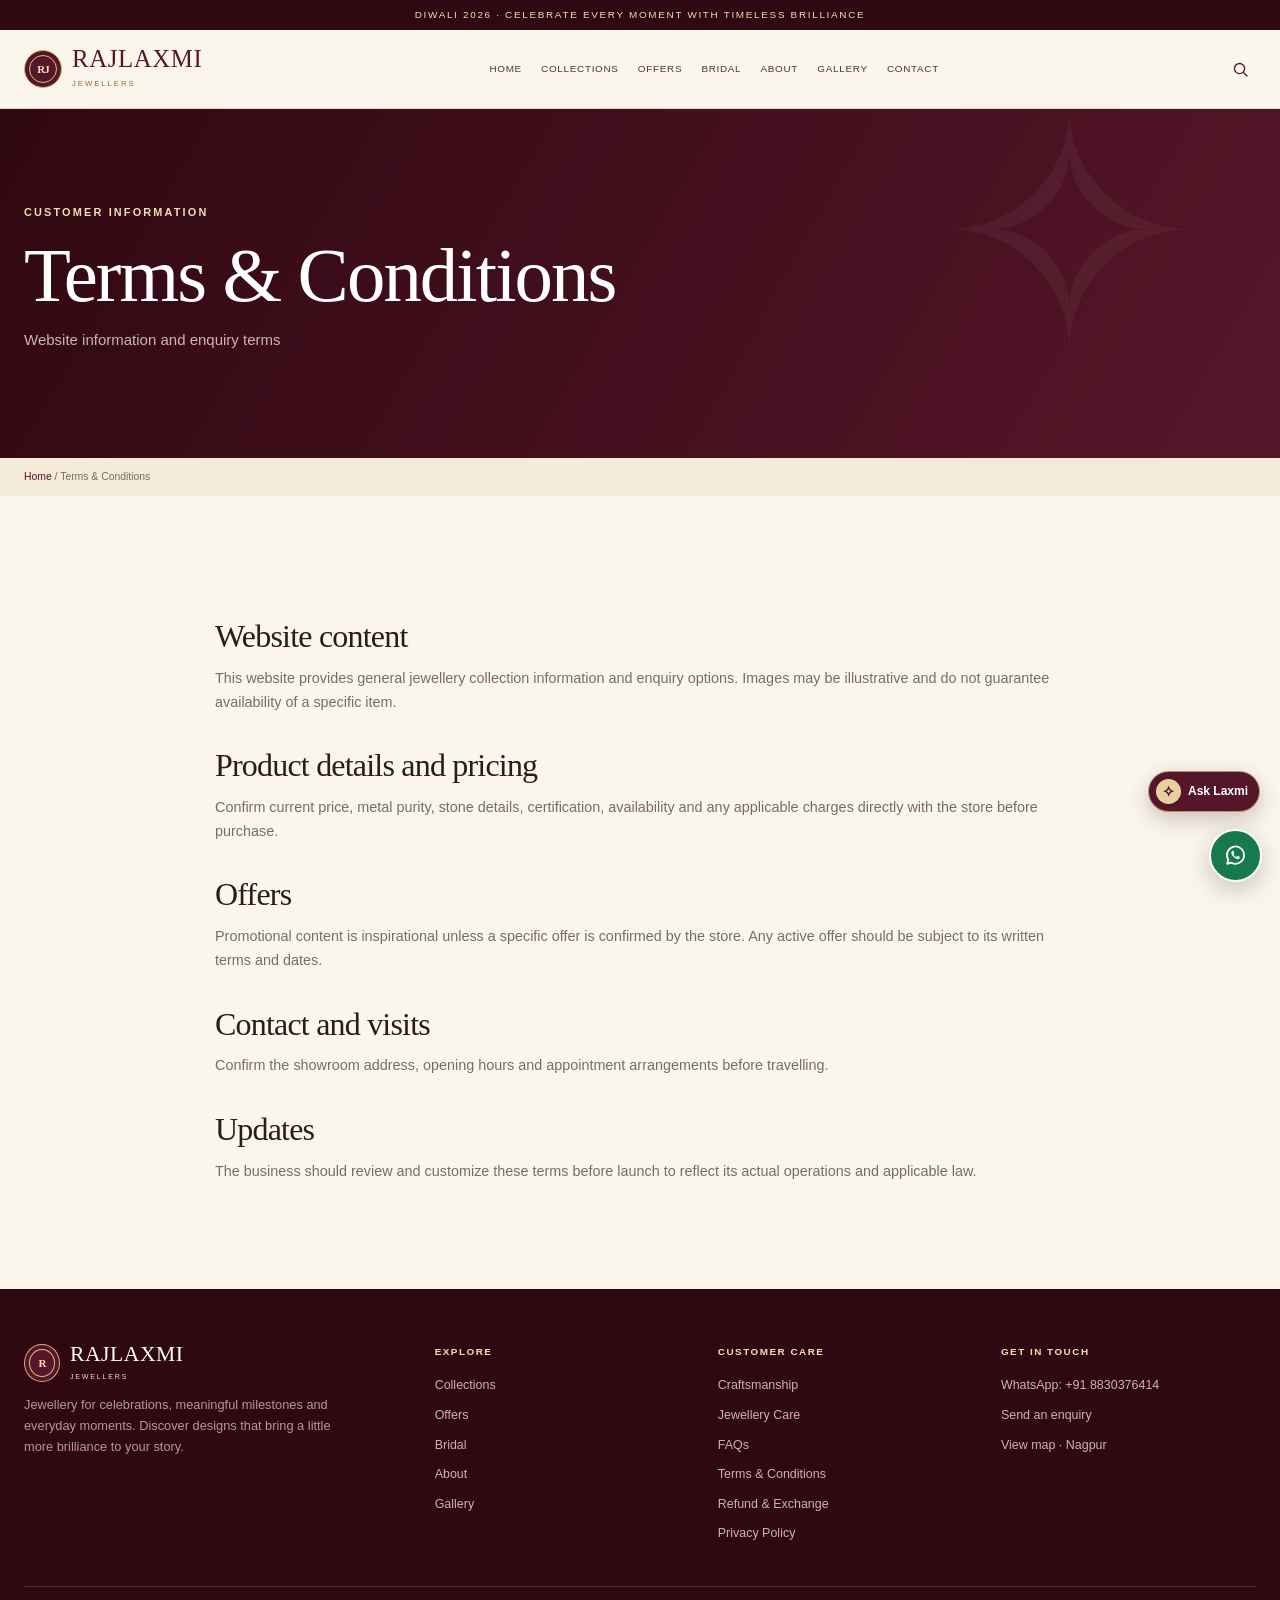
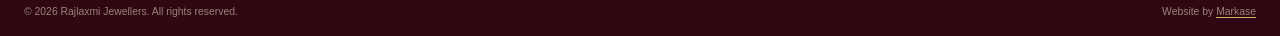
<file: terms.html>
<!doctype html><html lang="en"><head><meta charset="utf-8"><meta name="viewport" content="width=device-width, initial-scale=1, viewport-fit=cover"><meta name="theme-color" content="#561629"><meta name="description" content="Website information and enquiry terms"><title>Terms & Conditions | Rajlaxmi Jewellers</title><link rel="stylesheet" href="assets/css/style.css"><script src="assets/js/main.js" defer></script></head><body><div data-site-header></div><main><section class="page-hero"><div class="container"><span class="eyebrow">Customer information</span><h1>Terms & Conditions</h1><p>Website information and enquiry terms</p></div></section><div class="crumb"><div class="container"><a href="index.html">Home</a> / Terms & Conditions</div></div><section class="section"><div class="container legal-content"><h2>Website content</h2><p>This website provides general jewellery collection information and enquiry options. Images may be illustrative and do not guarantee availability of a specific item.</p><h2>Product details and pricing</h2><p>Confirm current price, metal purity, stone details, certification, availability and any applicable charges directly with the store before purchase.</p><h2>Offers</h2><p>Promotional content is inspirational unless a specific offer is confirmed by the store. Any active offer should be subject to its written terms and dates.</p><h2>Contact and visits</h2><p>Confirm the showroom address, opening hours and appointment arrangements before travelling.</p><h2>Updates</h2><p>The business should review and customize these terms before launch to reflect its actual operations and applicable law.</p></div></section></main><div data-site-footer></div></body></html>
</file>
<file: assets/css/style.css>
:root{--wine:#561629;--wine2:#300812;--wine3:#76283c;--gold:#d5b16a;--gold2:#f2dfb4;--ivory:#fbf6ec;--cream:#f4ead8;--ink:#2b1b1c;--muted:#796c68;--line:#e6d9c7;--serif:'Cormorant Garamond',Georgia,serif;--sans:'DM Sans',Arial,sans-serif;--max:1280px;--shadow:0 16px 50px #2b0a1412}
*{box-sizing:border-box}html{scroll-behavior:smooth;scroll-padding-top:90px}body{margin:0;background:var(--ivory);color:var(--ink);font:15px/1.65 var(--sans)}img{display:block;width:100%;height:100%;object-fit:cover}a{color:inherit;text-decoration:none}button,input,select,textarea{font:inherit}button,a,input,select,textarea{-webkit-tap-highlight-color:transparent}:focus-visible{outline:3px solid #c3943c;outline-offset:3px}.container{width:min(var(--max),calc(100% - 48px));margin:auto}.eyebrow{font-size:.68rem;letter-spacing:.2em;text-transform:uppercase;color:#a17a3b;font-weight:700}.serif,h1,h2,h3{font-family:var(--serif);font-weight:500;line-height:1.02;letter-spacing:-.025em;margin:0 0 14px}h1{font-size:clamp(3.1rem,6.3vw,6.5rem)}h2{font-size:clamp(2.4rem,4vw,4.25rem)}h3{font-size:1.8rem}p{color:var(--muted);margin:0 0 1rem}.btn{display:inline-flex;justify-content:center;align-items:center;gap:10px;min-height:48px;padding:13px 22px;border:1px solid var(--gold);background:var(--gold);color:var(--wine2);text-transform:uppercase;letter-spacing:.12em;font-size:.67rem;font-weight:700;transition:transform .22s,background .22s,border-color .22s}.btn:hover{transform:translateY(-2px);background:#e7c982;border-color:#e7c982}.btn-dark{background:var(--wine);border-color:var(--wine);color:white}.btn-dark:hover{background:var(--wine2);border-color:var(--wine2)}.btn-ghost{background:transparent;color:white;border-color:#ffffff80}.btn-ghost:hover{background:#ffffff18;border-color:white}.announcement{background:var(--wine2);color:var(--gold2);text-align:center;padding:7px 12px;font-size:.62rem;letter-spacing:.17em;text-transform:uppercase}.site-header{position:sticky;top:0;z-index:50;background:#fbf6ecf5;backdrop-filter:blur(14px);border-bottom:1px solid #c7a66b65}.header-inner{height:78px;display:flex;align-items:center;justify-content:space-between;gap:20px}.brand{display:flex;align-items:center;gap:10px;min-width:max-content}.brand-symbol{width:36px;height:36px;border:1px solid var(--gold);background:var(--wine);color:var(--gold2);display:grid;place-items:center;font:1.55rem var(--serif);transform:rotate(45deg)}.brand-symbol span{transform:rotate(-45deg)}.brand-copy{display:block}.brand-name{display:block;color:var(--wine);font:1.55rem/.9 var(--serif);letter-spacing:.025em}.brand-sub{display:block;color:#8b6b3d;font-size:.48rem;letter-spacing:.26em;text-transform:uppercase;margin-top:7px}.nav{display:flex;align-items:center;gap:clamp(10px,1.5vw,22px)}.nav a{font-size:.62rem;letter-spacing:.07em;text-transform:uppercase;white-space:nowrap;color:#4d3332}.nav a:hover,.nav a[aria-current=page]{color:var(--wine3);text-decoration:underline;text-decoration-color:var(--gold);text-underline-offset:7px}.header-icons{display:flex;align-items:center;gap:13px}.header-icons a{font-size:1.05rem;color:var(--wine)}.header-cta{min-height:40px;padding:10px 13px;font-size:.59rem}.menu-toggle{display:none;background:transparent;border:1px solid var(--line);color:var(--wine);width:42px;height:42px;font-size:1.4rem}.hero{position:relative;min-height:min(700px,calc(100svh - 100px));display:flex;align-items:center;overflow:hidden;background:var(--wine2);color:white}.hero>img{position:absolute;inset:0;object-position:center 43%;opacity:.93}.hero:after{content:'';position:absolute;inset:0;background:linear-gradient(90deg,#260710ed 0%,#3b0d1ac9 35%,#3b0d1a45 62%,#3b0d1a08 100%)}.hero-content{position:relative;z-index:2;width:min(var(--max),calc(100% - 48px));margin:auto;padding:78px 0}.hero-copy{max-width:650px}.hero .eyebrow{color:var(--gold2)}.hero h1{color:white;margin:18px 0 20px}.hero h1 em{font-weight:400;color:var(--gold2)}.hero p{color:#fff0df;max-width:470px;font-size:1rem}.hero-actions{display:flex;flex-wrap:wrap;gap:12px;margin-top:26px}.hero-note{margin-top:27px;color:#f2dfb4c9;font-size:.62rem;letter-spacing:.15em;text-transform:uppercase}.hero-pagination{position:absolute;z-index:3;bottom:20px;left:0;right:0;display:flex;justify-content:center;gap:7px}.hero-pagination span{width:5px;height:5px;border-radius:50%;background:#fff8}.hero-pagination span:first-child{background:var(--gold);width:19px;border-radius:5px}.trust-strip{background:#fffaf1;border-bottom:1px solid var(--line)}.trust-grid{display:grid;grid-template-columns:repeat(5,1fr);gap:10px;padding:19px 0}.trust-item{text-align:center;color:var(--wine);font:1.12rem var(--serif)}.trust-icon{display:block;color:#b28745;font-size:1.45rem;line-height:1.2;margin-bottom:5px}.trust-item small{display:block;font: .58rem var(--sans);letter-spacing:.04em;color:#6d4e4b}.section{padding:clamp(4rem,7vw,7rem) 0}.section-head{text-align:center;max-width:740px;margin:0 auto 2.6rem}.section-head p{max-width:580px;margin:0 auto}.section-head .eyebrow{display:block;margin-bottom:12px}.collection-grid{display:grid;grid-template-columns:repeat(6,minmax(0,1fr));gap:12px}.collection-card{position:relative;height:280px;overflow:hidden;background:var(--cream);box-shadow:var(--shadow)}.collection-card img{transition:transform .55s}.collection-card:hover img{transform:scale(1.06)}.collection-card:after{content:'';position:absolute;inset:30% 0 0;background:linear-gradient(0deg,#1b070ee8,transparent)}.collection-label{position:absolute;z-index:1;bottom:15px;left:13px;right:13px;color:white}.collection-label h3{font-size:1.45rem;margin-bottom:4px}.collection-label span{font-size:.56rem;letter-spacing:.13em;text-transform:uppercase;color:var(--gold2)}.promo-band{background:var(--wine);color:white;position:relative;overflow:hidden}.promo-band:before{content:'✦';position:absolute;right:5%;top:-60px;color:#ffffff0b;font-size:22rem;font-family:var(--serif)}.promo-inner{position:relative;display:grid;grid-template-columns:1fr 1.3fr;gap:35px;align-items:center;padding:48px 0}.promo-inner h2{color:white;font-size:clamp(2rem,3.8vw,3.5rem)}.promo-inner p{color:#f6e8d5c9}.offer-grid{display:grid;grid-template-columns:repeat(3,1fr);gap:12px}.offer-card{background:var(--ivory);color:var(--wine);display:grid;grid-template-columns:100px 1fr;align-items:center;min-height:135px;padding:10px;gap:12px}.offer-card img{height:110px}.offer-card strong{font:1.35rem/1 var(--serif);display:block}.offer-card small{display:block;font-size:.62rem;color:var(--muted);margin-top:6px}.split{display:grid;grid-template-columns:1fr 1fr;align-items:center;gap:clamp(30px,6vw,85px)}.split-image{min-height:440px;position:relative;background:var(--cream)}.split-image img{position:absolute;inset:0}.image-frame{position:absolute;right:-18px;bottom:-18px;border:1px solid var(--gold);width:40%;height:36%;pointer-events:none}.split-copy .eyebrow{display:block;margin-bottom:14px}.split-copy p{max-width:560px}.stats{display:grid;grid-template-columns:repeat(4,1fr);gap:12px;padding:25px 0;border-top:1px solid var(--line);border-bottom:1px solid var(--line);margin-top:30px}.stat{text-align:center}.stat strong{display:block;font:2rem var(--serif);color:var(--wine)}.stat small{font-size:.6rem;color:var(--muted)}.gallery-grid{display:grid;grid-template-columns:repeat(4,1fr);grid-auto-rows:180px;gap:10px}.gallery-grid a{overflow:hidden;background:var(--cream)}.gallery-grid a:first-child{grid-row:span 2;grid-column:span 2}.gallery-grid a:nth-child(4){grid-row:span 2}.gallery-grid img{transition:transform .5s}.gallery-grid a:hover img{transform:scale(1.04)}.page-hero{background:linear-gradient(120deg,var(--wine2),var(--wine));color:white;padding:clamp(3.5rem,7vw,6rem) 0;position:relative;overflow:hidden}.page-hero:after{content:'✧';position:absolute;right:6%;top:-60px;font:20rem var(--serif);color:#ffffff0b}.page-hero .container{position:relative;z-index:1}.page-hero h1{font-size:clamp(2.9rem,6vw,5.4rem);max-width:850px;margin:13px 0}.page-hero .eyebrow{color:var(--gold2)}.page-hero p{color:#f4e4d6c9;max-width:650px}.crumb{background:#f4ead8;padding:10px 0;font-size:.65rem;color:var(--muted)}.crumb a{color:var(--wine)}.product-grid{display:grid;grid-template-columns:repeat(4,minmax(0,1fr));gap:22px 15px}.product-image{position:relative;aspect-ratio:4/5;overflow:hidden;background:var(--cream)}.product-image img{transition:transform .45s}.product-card:hover .product-image img{transform:scale(1.04)}.product-tag{position:absolute;top:10px;left:10px;background:#fffaf0eF;color:var(--wine);font-size:.54rem;letter-spacing:.1em;text-transform:uppercase;padding:6px 8px}.product-info{padding:12px 2px}.product-info h3{font-size:1.4rem;margin-bottom:3px}.product-info p{font-size:.72rem;margin:0}.product-info a{display:inline-block;margin-top:7px;color:var(--wine);font-size:.62rem;text-transform:uppercase;letter-spacing:.1em;border-bottom:1px solid var(--gold)}.editorial-note{background:#f2e6d2;border-left:2px solid var(--gold);padding:12px 15px;font-size:.74rem;color:#66514b;margin-top:25px}.feature-grid{display:grid;grid-template-columns:repeat(3,1fr);gap:22px}.feature-card{background:#fffaf1;padding:26px;border:1px solid var(--line)}.feature-card .symbol{font-size:1.8rem;color:#b28745}.feature-card h3{font-size:1.65rem;margin:12px 0 8px}.feature-card p{font-size:.86rem;margin:0}.offer-feature{display:grid;grid-template-columns:1fr 1fr;gap:20px;align-items:stretch}.offer-feature-card{display:grid;grid-template-columns:42% 1fr;background:#fffaf1;border:1px solid var(--line);min-height:210px}.offer-feature-card img{height:100%;min-height:210px}.offer-feature-card div{padding:24px;align-self:center}.offer-feature-card h3{font-size:1.8rem}.offer-feature-card p{font-size:.83rem}.contact-layout{display:grid;grid-template-columns:.82fr 1.18fr;gap:28px;align-items:start}.contact-info{background:var(--wine);color:white;padding:clamp(25px,4vw,42px)}.contact-info h2{font-size:2.6rem;color:white}.contact-info p{color:#f8eaddc7}.contact-detail{padding:17px 0;border-top:1px solid #ffffff32}.contact-detail strong{display:block;color:var(--gold2);font-size:.62rem;letter-spacing:.14em;text-transform:uppercase}.contact-detail a,.contact-detail span{font-size:.9rem}.form-card{background:#fffaf1;border:1px solid var(--line);padding:clamp(22px,4vw,40px);box-shadow:var(--shadow)}.form-card h2{font-size:2.6rem}.form-grid{display:grid;grid-template-columns:1fr 1fr;gap:15px}.field{display:flex;flex-direction:column;gap:6px}.field.full{grid-column:1/-1}.field label{font-size:.68rem;font-weight:700;color:#62494a}.field input,.field select,.field textarea{width:100%;min-height:47px;border:1px solid #d8c9b6;background:white;padding:11px 12px;color:var(--ink);border-radius:0}.field textarea{min-height:95px;resize:vertical}.form-note{font-size:.7rem;margin-top:13px}.status{display:none;background:#f2e6d2;color:var(--wine);padding:12px;margin-top:12px;font-size:.8rem}.map{width:100%;height:350px;border:0;display:block;filter:sepia(.12)}.faq-list{max-width:880px;margin:auto;border-top:1px solid var(--line)}.faq-item{border-bottom:1px solid var(--line)}.faq-q{width:100%;border:0;background:none;text-align:left;display:flex;align-items:center;justify-content:space-between;gap:15px;padding:21px 0;color:var(--wine);font:1.35rem var(--serif)}.faq-q span:last-child{font:1.2rem var(--sans);color:#b28745}.faq-a{display:none;padding:0 35px 20px 0}.faq-item.open .faq-a{display:block}.gallery-wall{columns:4;column-gap:12px}.gallery-wall figure{break-inside:avoid;margin:0 0 12px;overflow:hidden;background:var(--cream)}.gallery-wall img{height:auto;transition:transform .45s}.gallery-wall figure:hover img{transform:scale(1.025)}.care-list{display:grid;grid-template-columns:repeat(2,1fr);gap:18px}.care-item{display:grid;grid-template-columns:54px 1fr;gap:15px;padding:22px;background:#fffaf1;border:1px solid var(--line)}.care-icon{width:50px;height:50px;border:1px solid var(--gold);border-radius:50%;display:grid;place-items:center;color:var(--wine);font-size:1.35rem}.care-item h3{font-size:1.55rem;margin-bottom:7px}.care-item p{font-size:.82rem;margin:0}.legal-content{max-width:850px;margin:auto}.legal-content h2{font-size:2rem;margin-top:35px}.legal-content p,.legal-content li{font-size:.9rem}.cta-panel{padding:clamp(35px,6vw,70px);background:#f2e7d5;text-align:center}.cta-panel h2{max-width:800px;margin:0 auto 15px}.cta-panel p{max-width:640px;margin:0 auto 23px}.footer{background:var(--wine2);color:white;padding:55px 0 0}.footer-grid{display:grid;grid-template-columns:1.5fr 1fr 1fr 1fr;gap:28px;padding-bottom:42px}.footer .brand-name{color:white}.footer .brand-sub{color:var(--gold2)}.footer p{font-size:.8rem;color:#f5e7d4a8;max-width:300px;margin-top:17px}.footer-title{color:var(--gold2);font-size:.62rem;letter-spacing:.15em;text-transform:uppercase;font-weight:700;margin-bottom:15px}.footer-links{display:grid;gap:9px}.footer-links a{font-size:.78rem;color:#f5e7d4c7}.footer-links a:hover{color:var(--gold2)}.footer-bottom{border-top:1px solid #ffffff24;padding:16px 0;display:flex;justify-content:space-between;gap:12px;flex-wrap:wrap;font-size:.65rem;color:#f5e7d48a}.whatsapp{position:fixed;right:18px;bottom:18px;z-index:40;width:53px;height:53px;border-radius:50%;display:grid;place-items:center;background:#18794e;color:white;border:2px solid white;box-shadow:0 8px 24px #0003;font-size:1.35rem}.whatsapp:hover{transform:translateY(-2px)}
@media(max-width:1100px){.nav{gap:10px}.nav a{font-size:.56rem}.header-icons{display:none}.header-cta{display:none}.collection-grid{grid-template-columns:repeat(3,1fr)}.collection-card{height:300px}.offer-card{grid-template-columns:75px 1fr}.offer-card img{height:95px}.footer-grid{grid-template-columns:1.4fr 1fr 1fr}.footer-grid>div:last-child{grid-column:2/4}}
@media(max-width:760px){html{scroll-padding-top:72px}.container{width:calc(100% - 32px)}.header-inner{height:70px}.brand-symbol{width:30px;height:30px;font-size:1.2rem}.brand-name{font-size:1.28rem}.brand-sub{font-size:.44rem}.menu-toggle{display:block}.nav{display:none;position:absolute;top:70px;left:0;right:0;padding:10px 18px 18px;background:var(--ivory);border-bottom:1px solid var(--line);box-shadow:var(--shadow);flex-direction:column;align-items:stretch;gap:0}.nav.open{display:flex}.nav a{padding:13px 5px;border-bottom:1px solid var(--line);font-size:.72rem}.hero{min-height:calc(88svh - 70px);align-items:flex-end}.hero>img{object-position:62% center;opacity:.78}.hero:after{background:linear-gradient(0deg,#270710f2 0%,#390c1ca6 45%,#390c1a15 100%)}.hero-content{width:calc(100% - 34px);padding:78px 0 66px}.hero h1{font-size:clamp(3rem,13vw,4.8rem)}.hero p{font-size:.92rem;max-width:400px}.hero-actions{display:grid;grid-template-columns:1fr;max-width:350px;margin-top:22px}.hero-actions .btn{width:100%}.hero-note{font-size:.54rem}.trust-grid{grid-template-columns:repeat(2,1fr);gap:17px 8px;padding:19px 0}.trust-item:last-child{grid-column:1/-1}.trust-item{font-size:1.05rem}.trust-item small{font-size:.55rem}.section{padding:4rem 0}.section-head{text-align:left;margin-bottom:2rem}.section-head p{margin:0}.collection-grid{grid-template-columns:repeat(2,minmax(0,1fr));gap:9px}.collection-card{height:265px}.collection-label{left:10px;right:8px;bottom:12px}.collection-label h3{font-size:1.3rem}.collection-label span{font-size:.5rem}.promo-inner{grid-template-columns:1fr;gap:20px;padding:38px 0}.offer-grid{grid-template-columns:1fr;gap:9px}.offer-card{grid-template-columns:92px 1fr;min-height:105px;padding:8px}.offer-card img{height:88px}.offer-card strong{font-size:1.4rem}.split{grid-template-columns:1fr;gap:25px}.split-image{min-height:350px}.image-frame{right:-8px;bottom:-8px}.stats{grid-template-columns:repeat(2,1fr);gap:20px 10px}.stat strong{font-size:1.7rem}.gallery-grid{grid-template-columns:repeat(2,1fr);grid-auto-rows:145px;gap:8px}.gallery-grid a:first-child{grid-row:span 2;grid-column:span 2}.gallery-grid a:nth-child(4){grid-row:span 1}.page-hero{padding:3.7rem 0}.page-hero h1{font-size:clamp(2.9rem,12vw,4.3rem)}.product-grid{grid-template-columns:repeat(2,minmax(0,1fr));gap:18px 10px}.product-info h3{font-size:1.28rem}.product-info p{font-size:.67rem}.product-tag{font-size:.48rem;top:7px;left:7px;padding:5px 6px}.feature-grid{grid-template-columns:1fr;gap:12px}.offer-feature{grid-template-columns:1fr;gap:12px}.offer-feature-card{grid-template-columns:38% 1fr;min-height:170px}.offer-feature-card img{min-height:170px}.offer-feature-card div{padding:15px}.offer-feature-card h3{font-size:1.55rem}.offer-feature-card p{font-size:.74rem}.contact-layout{grid-template-columns:1fr;gap:18px}.contact-info{padding:25px}.contact-info h2,.form-card h2{font-size:2.25rem}.form-card{padding:22px 16px}.form-grid{grid-template-columns:1fr;gap:13px}.field.full{grid-column:auto}.map{height:285px}.faq-q{font-size:1.17rem;padding:18px 0}.faq-a{padding-right:10px}.gallery-wall{columns:2;column-gap:9px}.gallery-wall figure{margin-bottom:9px}.care-list{grid-template-columns:1fr;gap:10px}.care-item{padding:17px;grid-template-columns:44px 1fr}.care-icon{width:42px;height:42px}.footer-grid{grid-template-columns:1fr 1fr;gap:27px 18px}.footer-grid>div:first-child{grid-column:1/-1}.footer-grid>div:last-child{grid-column:auto}.footer-bottom{flex-direction:column}.whatsapp{width:49px;height:49px;right:13px;bottom:13px}}
@media(max-width:370px){.container{width:calc(100% - 26px)}.brand-name{font-size:1.16rem}.collection-card{height:235px}.collection-label h3{font-size:1.18rem}.offer-card{grid-template-columns:78px 1fr}.gallery-grid{grid-auto-rows:120px}}
@media(prefers-reduced-motion:reduce){*,*:before,*:after{scroll-behavior:auto!important;transition:none!important}}

/* Catalogue and product detail components */
.catalogue-toolbar{display:grid;grid-template-columns:minmax(220px,1fr) minmax(180px,280px);gap:14px;align-items:center;margin:0 0 24px;padding:18px;background:#f2e8d7;border:1px solid var(--line)}
.catalogue-toolbar input,.catalogue-toolbar select{width:100%;min-height:48px;padding:12px 14px;border:1px solid #d6c4a6;background:#fffdf8;color:var(--ink);border-radius:0}
.product-grid{display:grid;grid-template-columns:repeat(4,minmax(0,1fr));gap:22px}
.product-card{display:block;min-width:0;background:#fffdf8;border:1px solid #eadfcd;transition:transform .2s,box-shadow .2s}
.product-card:hover{transform:translateY(-4px);box-shadow:0 12px 35px #31081216}
.product-image{aspect-ratio:4/5;position:relative;overflow:hidden;background:#e8d8c1}
.product-image img{transition:transform .45s}
.product-card:hover .product-image img{transform:scale(1.045)}
.product-view{position:absolute;left:10px;right:10px;bottom:10px;background:#310812d9;color:white;padding:9px;text-align:center;font-size:.62rem;letter-spacing:.12em;text-transform:uppercase}
.product-meta{padding:14px}
.product-category{display:block;color:#997340;font-size:.59rem;text-transform:uppercase;letter-spacing:.12em;margin-bottom:6px}
.product-meta h3{font-size:1.42rem;line-height:1.08;margin-bottom:8px;color:var(--wine)}
.product-meta p{font-size:.78rem;line-height:1.55;margin-bottom:12px}
.product-link,.text-link{display:inline-block;font-size:.65rem;letter-spacing:.08em;text-transform:uppercase;color:var(--wine);border-bottom:1px solid var(--gold);padding-bottom:4px}
.empty-results{grid-column:1/-1;padding:35px;text-align:center;background:#fffdf8}
.product-detail-grid{display:grid;grid-template-columns:minmax(0,1fr) minmax(0,.9fr);gap:clamp(30px,6vw,80px);align-items:start}
.product-detail-image{aspect-ratio:4/5;max-height:740px;background:#eadbc5;overflow:hidden}
.product-detail-copy{position:sticky;top:110px;padding:14px 0}
.product-detail-copy h1{font-size:clamp(2.6rem,4vw,4.7rem);color:var(--wine);margin:14px 0}
.product-occasion{font-size:.68rem;letter-spacing:.1em;text-transform:uppercase;color:#987340}
.product-info-list{border-top:1px solid var(--line);margin:24px 0}
.product-info-list>div{display:grid;grid-template-columns:1fr 1.25fr;gap:15px;padding:13px 0;border-bottom:1px solid var(--line);font-size:.82rem}
.product-info-list strong{font-size:.69rem;text-transform:uppercase;letter-spacing:.07em;color:var(--wine)}
.product-info-list span{color:var(--muted)}
.product-whatsapp{width:100%;margin-bottom:16px}
.product-disclaimer{font-size:.72rem;margin-top:24px;padding:13px;background:#f3eadc;border-left:2px solid var(--gold)}
.related-products{padding-top:70px}
.category-pills{display:flex;flex-wrap:wrap;gap:8px;margin:0 0 22px}
.category-pills a{padding:8px 12px;border:1px solid var(--line);font-size:.65rem;text-transform:uppercase;letter-spacing:.07em;color:var(--wine);background:#fffdf8}
.category-pills a:hover{background:var(--wine);color:white}
@media(max-width:900px){.product-grid{grid-template-columns:repeat(3,minmax(0,1fr));gap:15px}.product-detail-grid{gap:30px}.product-detail-copy{top:95px}}
@media(max-width:650px){.catalogue-toolbar{grid-template-columns:1fr;padding:12px}.product-grid{grid-template-columns:repeat(2,minmax(0,1fr));gap:10px}.product-meta{padding:10px}.product-meta h3{font-size:1.17rem}.product-meta p{font-size:.72rem}.product-detail-grid{grid-template-columns:1fr;gap:22px}.product-detail-image{aspect-ratio:4/4.6;max-height:none}.product-detail-copy{position:static;padding:0}.product-detail-copy h1{font-size:clamp(2.7rem,11vw,4rem)}.related-products{padding-top:45px}.product-info-list>div{grid-template-columns:1fr 1.2fr}}

/* Keep product enquiry CTA consistent with the site's burgundy palette. */
.product-whatsapp,
.product-whatsapp.btn-dark {
  background: var(--wine);
  border-color: var(--wine);
  color: #ffffff;
}
.product-whatsapp:hover,
.product-whatsapp.btn-dark:hover {
  background: var(--wine2);
  border-color: var(--wine2);
  color: #ffffff;
}

/* Guided jewellery assistant */
.assistant-launcher{position:fixed;right:20px;bottom:88px;z-index:1000;display:flex;align-items:center;gap:7px;border:1px solid rgba(215,184,121,.75);border-radius:999px;background:var(--wine,#561629);color:#fff;padding:7px 11px 7px 7px;box-shadow:0 7px 22px rgba(38,10,18,.22);font:600 12px/1.2 var(--sans,Arial,sans-serif);cursor:pointer;animation:laxmi-nudge 5s ease-in-out infinite;transform-origin:center}
.assistant-launcher .assistant-gem{display:grid;place-items:center;width:25px;height:25px;border-radius:50%;background:#e7d1a0;color:#561629;font-size:15px;flex:0 0 25px}.assistant-launcher .assistant-label{white-space:nowrap}.assistant-launcher:hover{animation:none;filter:brightness(1.08)}@keyframes laxmi-nudge{0%,86%,100%{transform:translateX(0) rotate(0)}88%{transform:translateX(-3px) rotate(-2deg)}90%{transform:translateX(3px) rotate(2deg)}92%{transform:translateX(-2px) rotate(-1deg)}94%{transform:translateX(2px) rotate(1deg)}96%{transform:translateX(0) rotate(0)}}@media(prefers-reduced-motion:reduce){.assistant-launcher{animation:none}}
.assistant-panel{position:fixed;right:22px;bottom:145px;z-index:1001;width:min(390px,calc(100vw - 28px));height:min(600px,calc(100dvh - 180px));display:none;flex-direction:column;overflow:hidden;border:1px solid #d9c7a8;border-radius:18px;background:#fbf6ec;box-shadow:0 20px 70px rgba(34,10,17,.28);color:#35232a;font-family:var(--sans,Arial,sans-serif)}
.assistant-panel.is-open{display:flex}
.assistant-head{display:flex;align-items:center;gap:10px;padding:16px;background:#561629;color:#fff}
.assistant-head-icon{display:grid;place-items:center;flex:0 0 38px;height:38px;border-radius:50%;background:#e7d1a0;color:#561629;font-size:20px}
.assistant-head-copy{flex:1;min-width:0}.assistant-head-copy strong{display:block;font-family:var(--serif,Georgia,serif);font-size:16px;font-weight:600}.assistant-head-copy small{display:block;margin-top:4px;color:#ead8b5;font-size:11px}
.assistant-close{border:0;background:transparent;color:#fff;font-size:25px;line-height:1;cursor:pointer;padding:4px 6px}
.assistant-messages{flex:1;overflow-y:auto;padding:16px;display:flex;flex-direction:column;gap:12px;scroll-behavior:smooth}
.assistant-bubble{max-width:92%;padding:11px 13px;border-radius:13px;font-size:13px;line-height:1.55;white-space:pre-wrap;overflow-wrap:anywhere}
.assistant-bubble.bot{align-self:flex-start;background:#fff;border:1px solid #eee2ce;border-bottom-left-radius:4px}.assistant-bubble.user{align-self:flex-end;background:#561629;color:#fff;border-bottom-right-radius:4px}
.assistant-options{display:flex;flex-wrap:wrap;gap:8px;margin-top:2px}.assistant-option{border:1px solid #d5bf95;background:#fffdf8;color:#561629;border-radius:999px;padding:9px 11px;font-size:12px;text-align:left;cursor:pointer;transition:background .15s,color .15s}.assistant-option:hover,.assistant-option:focus-visible{background:#561629;color:#fff;outline:none}
.assistant-input-row{display:flex;gap:8px;padding:12px;border-top:1px solid #e8dbc7;background:#fffdf8}.assistant-input{flex:1;min-width:0;border:1px solid #d8cbb7;border-radius:10px;padding:11px 12px;font:inherit;font-size:13px;background:white;color:#35232a}.assistant-send{border:0;border-radius:10px;background:#561629;color:white;padding:0 14px;font-weight:700;cursor:pointer}.assistant-footnote{padding:0 12px 10px;background:#fffdf8;color:#85776d;font-size:10px;text-align:center}
@media(max-width:600px){.assistant-launcher{right:12px;bottom:78px;padding:6px 10px 6px 6px}.assistant-launcher .assistant-gem{width:23px;height:23px;flex-basis:23px}.assistant-launcher .assistant-label{font-size:11px}.assistant-panel{right:8px;bottom:132px;width:calc(100vw - 16px);height:min(72dvh,590px);border-radius:16px}.assistant-head{padding:13px}.assistant-messages{padding:13px}.assistant-option{padding:9px 10px}}

/* Clean mobile header: centered brand, useful actions only */
.header-icons a{display:inline-flex;align-items:center;justify-content:center;width:30px;height:34px;color:var(--wine)}
.header-icons svg{width:19px;height:19px;fill:none;stroke:currentColor;stroke-width:1.7;stroke-linecap:round;stroke-linejoin:round}
.header-icons .header-whatsapp svg path:first-child{stroke-width:1.7}
@media(max-width:1100px){.header-icons{display:flex;gap:8px}}
@media(max-width:760px){.header-inner{position:relative;justify-content:space-between;gap:8px}.menu-toggle{flex:0 0 38px;width:38px;height:38px;border:0;padding:0;font-size:1.3rem;background:transparent}.brand{position:absolute;left:50%;transform:translateX(-50%);gap:7px}.brand-symbol{width:25px;height:25px;font-size:1rem}.brand-name{font-size:1.08rem}.brand-sub{font-size:.38rem;letter-spacing:.2em;margin-top:5px}.header-icons{margin-left:auto;gap:3px}.header-icons a{width:29px;height:34px}.header-icons svg{width:18px;height:18px}.nav{top:70px}.announcement{font-size:.52rem;letter-spacing:.1em;padding:6px 8px}}
@media(max-width:360px){.brand-symbol{display:none}.brand-name{font-size:1rem}.header-icons a{width:26px}.menu-toggle{width:30px;flex-basis:30px}}

/* Refined mobile header: keep menu in its original left position, remove header WhatsApp icon, refresh logo monogram. */
.brand-symbol{transform:none;border-radius:50%;width:38px;height:38px;font-size:0;background:var(--wine);border:1px solid var(--gold);position:relative}
.brand-symbol:before{content:"";position:absolute;inset:4px;border:1px solid #d9bd80;border-radius:50%}
.brand-symbol span{transform:none;font:600 11px/1 var(--serif);letter-spacing:-.08em;color:var(--gold2)}
@media(max-width:760px){.brand-symbol{width:27px;height:27px;font-size:0}.brand-symbol:before{inset:3px}.brand-symbol span{font-size:9px}.header-inner .menu-toggle{position:relative;left:0;flex:0 0 38px;width:38px;margin-left:0}.brand{left:50%;transform:translateX(-50%)}.header-icons{margin-left:auto;min-width:30px;justify-content:flex-end}}
@media(max-width:360px){.brand-symbol{display:grid}.brand-name{font-size:.98rem}.brand-sub{font-size:.34rem}.header-inner .menu-toggle{flex-basis:30px;width:30px}}

/* Mobile header position update: place search on the left and menu on the right, keeping the logo centered. */
@media(max-width:760px){
  .header-icons{order:1;margin-left:0;margin-right:auto;justify-content:flex-start}
  .brand{order:2;left:50%;transform:translateX(-50%)}
  .header-inner .menu-toggle{order:3;margin-left:auto;margin-right:0}
}

/* Subtle footer credit */
.site-credit{color:inherit;text-decoration:none;border-bottom:1px solid var(--gold);transition:color .2s ease}
.site-credit:hover{color:var(--gold)}

/* Footer/mobile overlap fixes: keep the shared header's centered brand rules out of the footer. */
.footer-grid>div:first-child .brand{position:static;left:auto;top:auto;transform:none;display:inline-flex;width:max-content;max-width:100%;margin:0 0 12px;gap:10px;}
.footer-grid>div:first-child .brand-symbol{flex:0 0 36px;}
.footer-grid>div:first-child .brand-copy{position:static;transform:none;}
.footer-grid>div:first-child .brand-name{font-size:1.35rem;line-height:1;}
.footer-grid>div:first-child .brand-sub{font-size:.44rem;margin-top:5px;}
.footer-grid>div:first-child p{clear:both;margin-top:0;max-width:330px;}
.whatsapp{align-content:center;}
.whatsapp svg{display:block;width:25px;height:25px;}
@media(max-width:760px){
  .footer{padding-top:42px;padding-bottom:calc(92px + env(safe-area-inset-bottom, 0px));}
  .footer-grid{align-items:start;}
  .footer-grid>div:first-child{min-width:0;}
  .footer-grid>div:first-child .brand{position:static;left:auto;transform:none;}
  .footer-bottom{padding-bottom:18px;}
  .whatsapp{right:13px;bottom:calc(13px + env(safe-area-inset-bottom, 0px));}
  .assistant-launcher{bottom:calc(78px + env(safe-area-inset-bottom, 0px));}
  .assistant-panel{bottom:calc(132px + env(safe-area-inset-bottom, 0px));}
}

/* Center the mobile navigation panel horizontally within the viewport. */
@media(max-width:760px){
  .nav{
    left:50%;
    right:auto;
    width:calc(100% - 28px);
    box-sizing:border-box;
    transform:translateX(-50%);
  }
}
</file>
